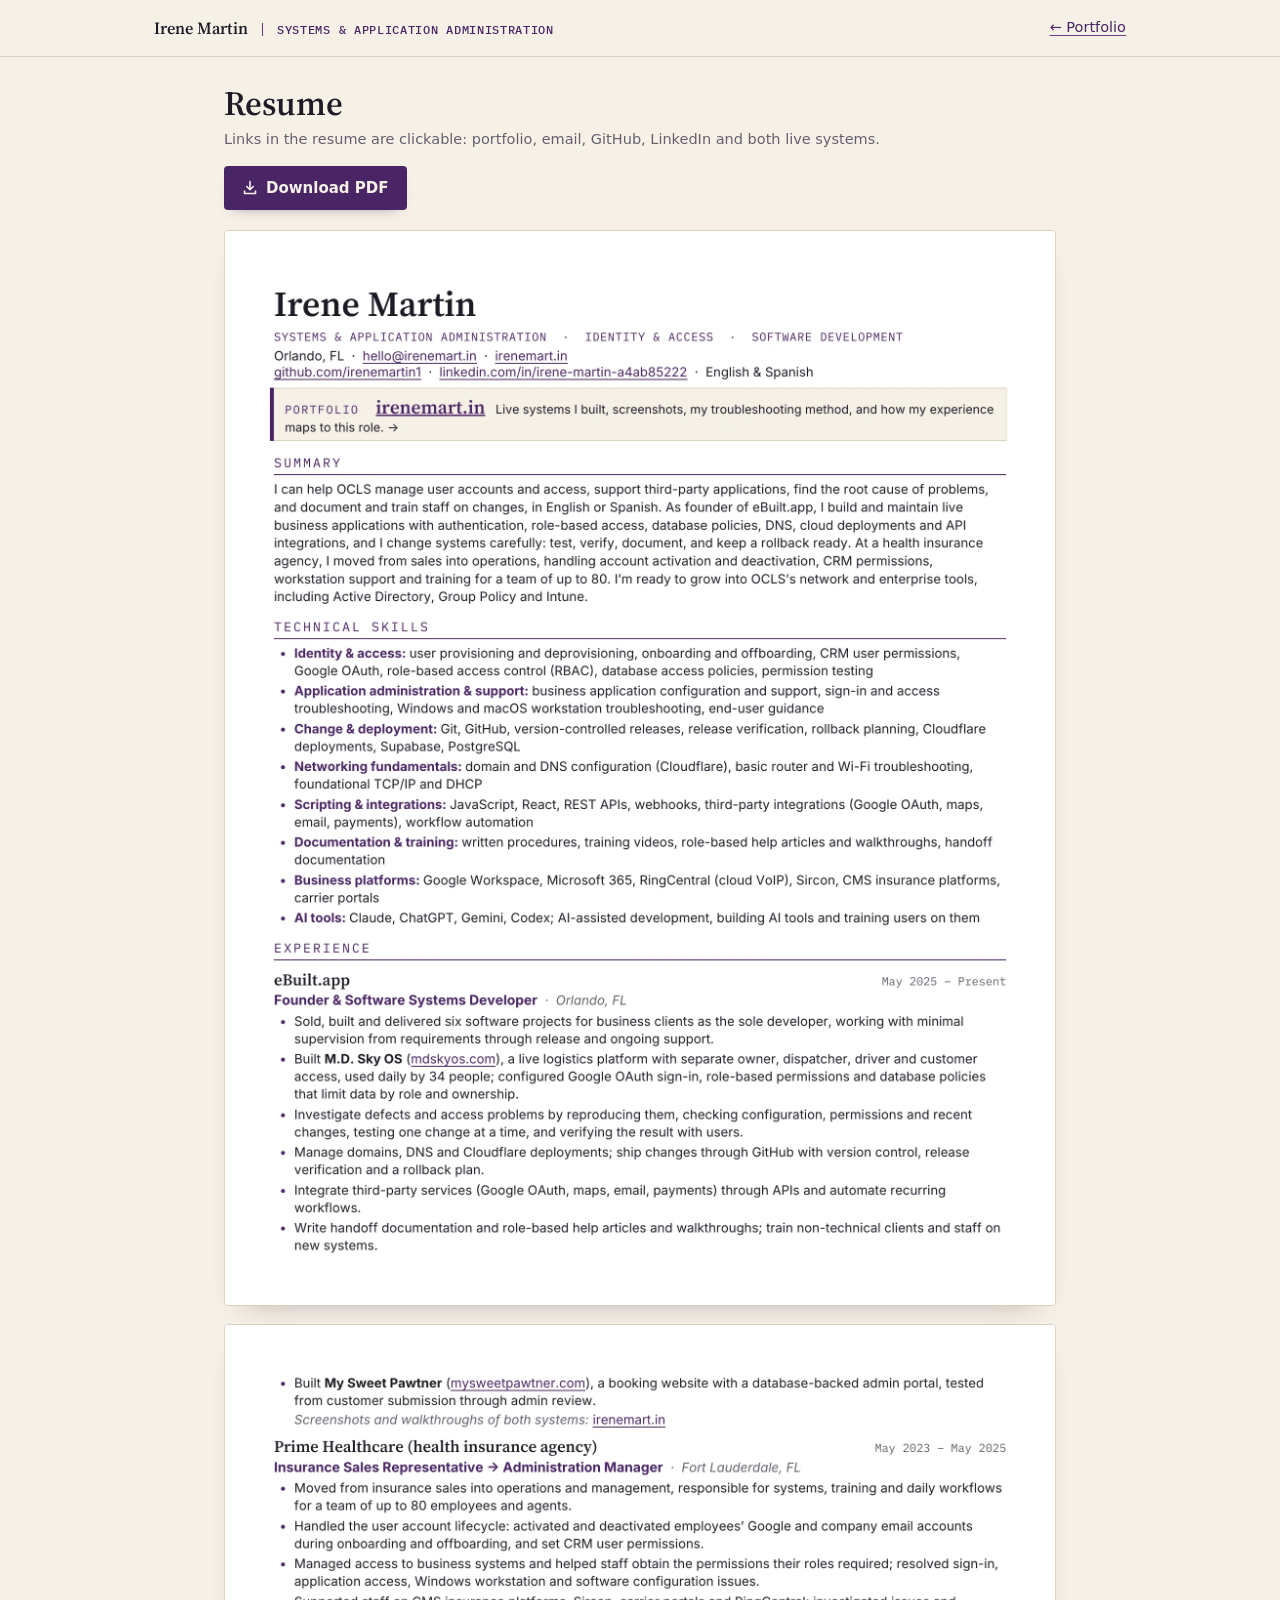
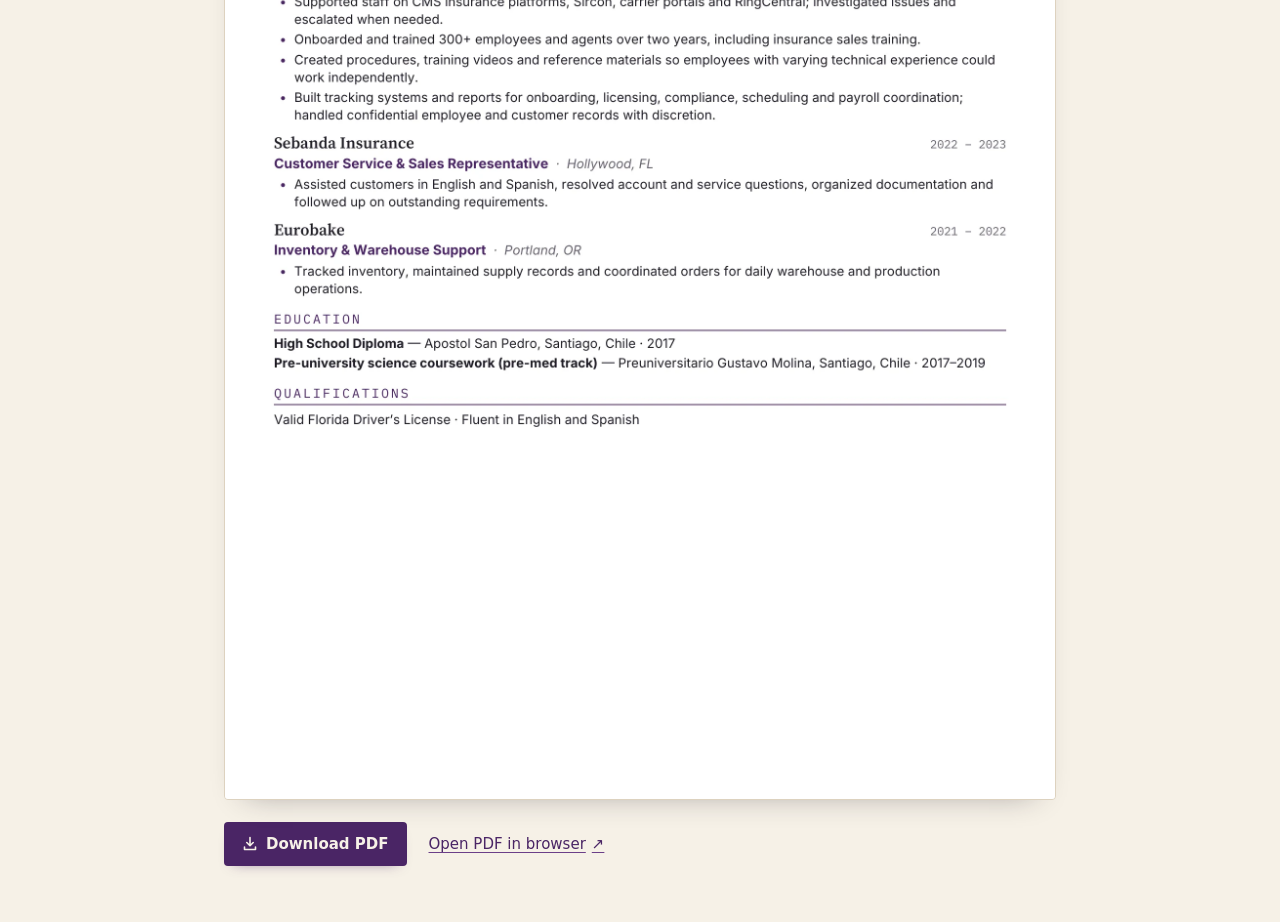
<file: resume/index.html>
<!doctype html>
<html lang="en">
<head>
  <meta charset="utf-8">
  <meta name="viewport" content="width=device-width, initial-scale=1">
  <title>Resume: Irene Martin</title>
  <meta name="description" content="Resume of Irene Martin, Orlando FL. IT systems, identity and access, technical operations.">
  <meta name="theme-color" content="#f7f1e5">
  <link rel="canonical" href="https://irenemart.in/resume/">
  <link rel="icon" href="/favicon.svg" type="image/svg+xml">
  <link rel="stylesheet" href="/assets/styles.css?v=r6">
</head>
<body class="resume-page">
<a class="skip" href="#main">Skip to content</a>
<header class="topbar">
  <div class="wrap topbar__inner">
    <a class="brand" href="/" aria-label="Irene Martin, Irene Martin, Systems and Application Administration — back to portfolio"><span class="brand__name">Irene Martin</span><span class="brand__sep" aria-hidden="true">|</span><span class="brand__role"><span class="hide-sm">Systems &amp; Application Administration</span><span class="show-sm">Systems &amp; App Admin</span></span></a>
    <a class="textlink resume-back" href="/">← Portfolio</a>
  </div>
</header>
<main id="main" class="wrap resume">
  <div class="resume__bar">
    <div><h1 class="resume__title">Resume</h1><p class="section__note">Links in the resume are clickable: portfolio, email, GitHub, LinkedIn and both live systems.</p></div>
    <a class="btn btn--resume" href="/resume/Irene-Martin-Resume-r6.pdf" download="Irene-Martin-Resume.pdf" aria-label="Download Irene Martin's resume (PDF)"><svg class="ico" viewBox="0 0 16 16" aria-hidden="true" focusable="false"><path d="M8 1.5v8.2m0 0L4.8 6.5M8 9.7l3.2-3.2M2.5 11v2.5h11V11" fill="none" stroke="currentColor" stroke-width="1.6" stroke-linecap="round" stroke-linejoin="round"/></svg>Download PDF</a>
  </div>
  <div class="resume__pages">
    <div class="resume__sheet"><picture><source type="image/webp" srcset="/resume/r6-page-1.webp"><img class="resume__page" src="/resume/r6-page-1.png" width="1700" height="2200" alt="Irene Martin resume, page 1 of 2: contact details, portfolio link, summary, technical skills, and experience at eBuilt.app. Download the PDF for selectable text."></picture><a class="resume__hot rh1" href="https://irenemart.in/" target="_blank" rel="noopener" aria-label="Open irenemart.in"></a><a class="resume__hot rh2" href="https://irenemart.in/" target="_blank" rel="noopener" aria-label="Open irenemart.in"></a><a class="resume__hot rh3" href="https://irenemart.in/" target="_blank" rel="noopener" aria-label="Open irenemart.in"></a><a class="resume__hot rh4" href="mailto:hello@irenemart.in" aria-label="Email hello@irenemart.in"></a><a class="resume__hot rh5" href="https://mdskyos.com/" target="_blank" rel="noopener" aria-label="Open mdskyos.com"></a><a class="resume__hot rh6" href="https://www.linkedin.com/in/irene-martin-a4ab85222" target="_blank" rel="noopener" aria-label="Open www.linkedin.com/in/irene-martin-a4ab85222"></a><a class="resume__hot rh7" href="https://github.com/irenemartin1" target="_blank" rel="noopener" aria-label="Open github.com/irenemartin1"></a><a class="resume__hot rh8" href="https://irenemart.in/" target="_blank" rel="noopener" aria-label="Open irenemart.in"></a></div>
    <div class="resume__sheet"><picture><source type="image/webp" srcset="/resume/r6-page-2.webp"><img class="resume__page" src="/resume/r6-page-2.png" width="1700" height="2200" loading="lazy" alt="Irene Martin resume, page 2 of 2. Download the PDF for selectable text."></picture><a class="resume__hot rh9" href="https://irenemart.in/#systems" target="_blank" rel="noopener" aria-label="Open irenemart.in/#systems"></a><a class="resume__hot rh10" href="https://mysweetpawtner.com/" target="_blank" rel="noopener" aria-label="Open mysweetpawtner.com"></a></div>
  </div>
  <p class="resume__foot"><a class="btn btn--resume" href="/resume/Irene-Martin-Resume-r6.pdf" download="Irene-Martin-Resume.pdf" aria-label="Download Irene Martin's resume (PDF)"><svg class="ico" viewBox="0 0 16 16" aria-hidden="true" focusable="false"><path d="M8 1.5v8.2m0 0L4.8 6.5M8 9.7l3.2-3.2M2.5 11v2.5h11V11" fill="none" stroke="currentColor" stroke-width="1.6" stroke-linecap="round" stroke-linejoin="round"/></svg>Download PDF</a> <a class="textlink" href="/resume/Irene-Martin-Resume-r6.pdf" target="_blank" rel="noopener">Open PDF in browser<span class="sr-only"> (opens in new tab)</span> ↗</a></p>
</main>
</body>
</html>
</file>
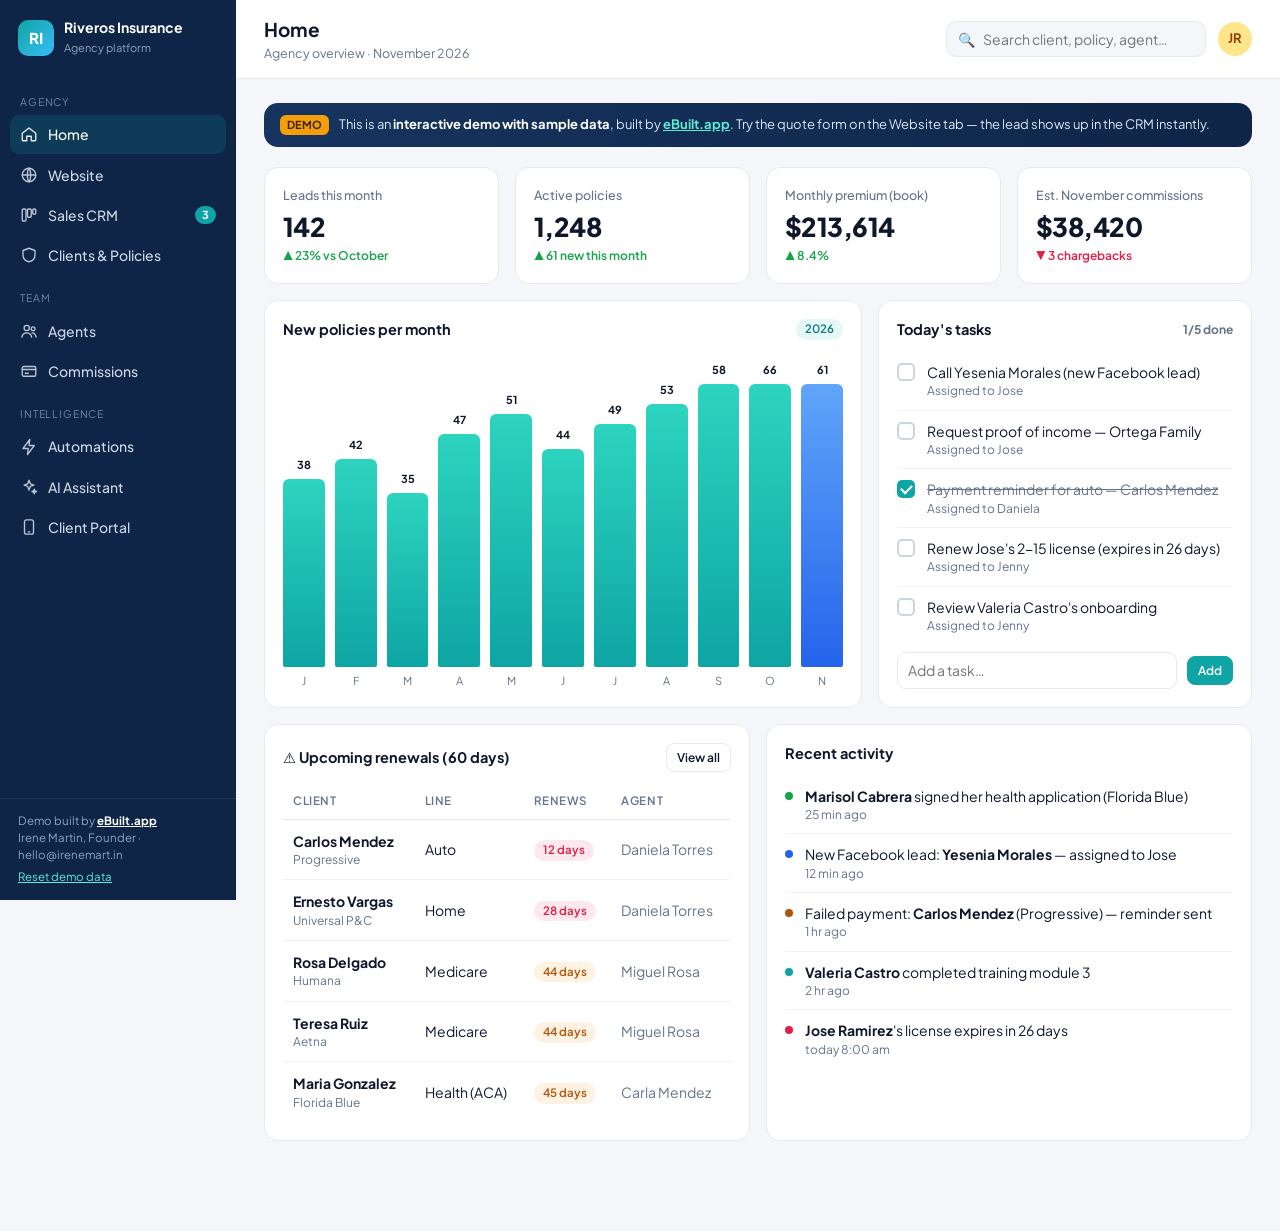
<file: demos/riveros/index.html>
<!DOCTYPE html>
<html lang="en">
<head>
<meta charset="UTF-8">
<meta name="viewport" content="width=device-width, initial-scale=1">
<meta name="robots" content="noindex, nofollow">
<title>Riveros Insurance Group — Agency Platform Demo</title>
<meta name="description" content="Interactive demo: website, CRM, agent licensing, commissions, automations, AI assistant and client portal for an insurance agency. Built by eBuilt.">
<meta property="og:title" content="Riveros Insurance Group — Agency Platform Demo">
<meta property="og:description" content="Website, CRM, agents & licensing, commissions, automations, AI and client portal — all in one place. Built by eBuilt.">
<link rel="preconnect" href="https://fonts.googleapis.com">
<link href="https://fonts.googleapis.com/css2?family=Plus+Jakarta+Sans:wght@400;500;600;700;800&display=swap" rel="stylesheet">
<style>
:root{
  --navy:#0f2547; --navy2:#16345f; --ink:#0f172a; --muted:#64748b; --line:#e5e9f0;
  --bg:#f4f6fa; --card:#fff; --accent:#0ea5a4; --accent2:#e6f7f7; --gold:#f59e0b;
  --red:#e11d48; --redbg:#fde8ee; --green:#16a34a; --greenbg:#e7f6ec; --amber:#b45309; --amberbg:#fef3e2;
  --blue:#2563eb; --bluebg:#e8efff; --r:14px;
}
*{box-sizing:border-box;margin:0;padding:0}
body{font-family:'Plus Jakarta Sans',system-ui,sans-serif;background:var(--bg);color:var(--ink);font-size:14px;line-height:1.45}
button{font:inherit;cursor:pointer;border:0;background:none;color:inherit}
input,select,textarea{font:inherit;color:inherit}
.app{display:flex;min-height:100vh}
/* sidebar */
.side{width:236px;background:var(--navy);color:#cdd6e4;display:flex;flex-direction:column;position:fixed;inset:0 auto 0 0;z-index:20}
.brand{display:flex;gap:10px;align-items:center;padding:20px 18px 18px;color:#fff}
.logo{width:36px;height:36px;border-radius:10px;background:linear-gradient(135deg,var(--accent),#38bdf8);display:grid;place-items:center;font-weight:800;color:#fff;font-size:15px}
.brand b{display:block;font-size:14px;line-height:1.1}.brand small{font-size:11px;color:#8fa3c0}
.nav{padding:6px 10px;flex:1;overflow:auto}
.nav .sec{font-size:10.5px;letter-spacing:.08em;text-transform:uppercase;color:#6f86a8;padding:14px 10px 6px}
.nav a{display:flex;align-items:center;gap:10px;padding:9px 10px;border-radius:9px;color:#cdd6e4;text-decoration:none;font-weight:500;margin-bottom:2px}
.nav a:hover{background:rgba(255,255,255,.06)}
.nav a.on{background:rgba(14,165,164,.18);color:#fff}
.nav a svg{width:18px;height:18px;flex:none;opacity:.9}
.nav .pill{margin-left:auto;background:var(--accent);color:#fff;font-size:11px;border-radius:20px;padding:1px 7px;font-weight:700}
.sidefoot{padding:14px 18px;border-top:1px solid rgba(255,255,255,.08);font-size:11.5px;color:#8fa3c0}
.sidefoot b{color:#fff}
/* main */
.main{margin-left:236px;flex:1;min-width:0}
.top{display:flex;align-items:center;gap:12px;padding:16px 28px;background:#fff;border-bottom:1px solid var(--line);position:sticky;top:0;z-index:10}
.top h1{font-size:19px;font-weight:700}
.top .sub{color:var(--muted);font-size:12.5px}
.top .sp{flex:1}
.search{display:flex;align-items:center;gap:8px;background:var(--bg);border:1px solid var(--line);border-radius:10px;padding:7px 11px;width:260px;color:var(--muted)}
.search input{border:0;background:none;outline:none;width:100%}
.avatar{width:34px;height:34px;border-radius:50%;background:#fde68a;display:grid;place-items:center;font-weight:700;color:#92400e;font-size:13px;flex:none}
.wrap{padding:24px 28px 90px}
.demo-banner{background:linear-gradient(90deg,var(--navy2),var(--navy));color:#dbe6f5;border-radius:var(--r);padding:12px 16px;display:flex;gap:10px;align-items:center;margin-bottom:20px;font-size:13px}
.demo-banner b{color:#fff}
.demo-banner .tag{background:var(--gold);color:#3b2600;font-weight:700;font-size:11px;border-radius:6px;padding:2px 7px;flex:none}
/* cards */
.grid{display:grid;gap:16px}
.k4{grid-template-columns:repeat(4,1fr)}
.c2{grid-template-columns:1.6fr 1fr}
.c2e{grid-template-columns:1fr 1fr}
.card{background:var(--card);border:1px solid var(--line);border-radius:var(--r);padding:18px}
.card h3{font-size:14.5px;font-weight:700;margin-bottom:12px;display:flex;align-items:center;gap:8px}
.card h3 .sp{flex:1}
.kpi .lbl{color:var(--muted);font-size:12.5px;font-weight:500}
.kpi .val{font-size:26px;font-weight:800;margin:4px 0 2px;letter-spacing:-.02em}
.kpi .d{font-size:12px;font-weight:600}
.up{color:var(--green)}.dn{color:var(--red)}
.badge{display:inline-flex;align-items:center;gap:4px;font-size:11.5px;font-weight:600;border-radius:20px;padding:2px 9px;white-space:nowrap}
.b-green{background:var(--greenbg);color:var(--green)}.b-red{background:var(--redbg);color:var(--red)}
.b-amber{background:var(--amberbg);color:var(--amber)}.b-blue{background:var(--bluebg);color:var(--blue)}
.b-gray{background:#eef1f5;color:#475569}.b-teal{background:var(--accent2);color:#0b7f7e}
.btn{white-space:nowrap;display:inline-flex;align-items:center;gap:6px;padding:8px 14px;border-radius:10px;font-weight:600;font-size:13px;border:1px solid var(--line);background:#fff}
.btn:hover{border-color:#cbd5e1}
.btn.pri{background:var(--accent);border-color:var(--accent);color:#fff}
.btn.pri:hover{background:#0c8f8e}
.btn.sm{padding:5px 10px;font-size:12px;border-radius:8px}
table{width:100%;border-collapse:collapse}
th{text-align:left;font-size:11.5px;text-transform:uppercase;letter-spacing:.05em;color:var(--muted);font-weight:600;padding:9px 10px;border-bottom:1px solid var(--line);white-space:nowrap}
td{padding:11px 10px;border-bottom:1px solid #f0f2f6;vertical-align:middle}
tr:last-child td{border-bottom:0}
tbody tr:hover{background:#fafbfd}
.tbl{overflow-x:auto}
.who{display:flex;align-items:center;gap:10px}
.ini{width:30px;height:30px;border-radius:50%;display:grid;place-items:center;font-size:11.5px;font-weight:700;flex:none}
.muted{color:var(--muted)}.sm{font-size:12px}
.row{display:flex;align-items:center;gap:10px}
.bars{display:flex;align-items:flex-end;gap:10px;flex:1;min-height:170px;padding-top:10px}
.bars .b{flex:1;display:flex;flex-direction:column;align-items:center;gap:6px;height:100%;justify-content:flex-end}
.bars .b i{display:block;width:100%;border-radius:6px 6px 2px 2px;background:linear-gradient(180deg,#2dd4bf,var(--accent))}
.bars .b.cur i{background:linear-gradient(180deg,#60a5fa,var(--blue))}
.bars .b span{font-size:11px;color:var(--muted)}
.bars .b em{font-style:normal;font-size:11px;font-weight:700}
.list .it{display:flex;gap:12px;padding:10px 0;border-bottom:1px solid #f0f2f6;align-items:flex-start}
.list .it:last-child{border-bottom:0}
.dot{width:8px;height:8px;border-radius:50%;margin-top:6px;flex:none}
.chk{width:18px;height:18px;border:2px solid #cbd5e1;border-radius:5px;flex:none;margin-top:1px;display:grid;place-items:center}
.chk.done{background:var(--accent);border-color:var(--accent)}
.chk.done::after{content:"";width:5px;height:9px;border:solid #fff;border-width:0 2px 2px 0;transform:rotate(45deg) translate(-1px,-1px)}
.it.done .t{text-decoration:line-through;color:var(--muted)}
.prog{height:7px;background:#eef1f5;border-radius:9px;overflow:hidden}
.prog i{display:block;height:100%;background:var(--accent);border-radius:9px}
.filters{display:flex;gap:8px;flex-wrap:wrap;margin-bottom:14px;align-items:center}
.chip{padding:6px 12px;border-radius:20px;border:1px solid var(--line);background:#fff;font-weight:600;font-size:12.5px}
.chip.on{background:var(--navy);color:#fff;border-color:var(--navy)}
/* kanban */
.kan{display:grid;grid-template-columns:repeat(5,minmax(220px,1fr));gap:12px;overflow-x:auto;padding-bottom:6px}
.col{background:#eceff5;border-radius:var(--r);padding:10px;min-height:300px}
.col h4{font-size:12.5px;font-weight:700;display:flex;align-items:center;gap:6px;padding:2px 4px 10px}
.col h4 .n{background:#fff;border-radius:20px;padding:0 8px;font-size:11.5px;color:var(--muted)}
.col h4 .sum{margin-left:auto;color:var(--muted);font-weight:600;font-size:11.5px}
.lead{background:#fff;border-radius:11px;padding:11px;margin-bottom:9px;border:1px solid var(--line);cursor:pointer;transition:.15s}
.lead:hover{box-shadow:0 4px 14px rgba(15,37,71,.08);transform:translateY(-1px)}
.lead .nm{font-weight:700;font-size:13.5px}
.lead .meta{display:flex;gap:6px;flex-wrap:wrap;margin:7px 0}
.lead .ft{display:flex;align-items:center;justify-content:space-between;font-size:11.5px;color:var(--muted)}
.lead.new{animation:pop .8s ease}
@keyframes pop{0%{box-shadow:0 0 0 0 rgba(14,165,164,.6)}100%{box-shadow:0 0 0 14px rgba(14,165,164,0)}}
/* drawer */
.ov{position:fixed;inset:0;background:rgba(15,23,42,.38);z-index:50;display:none}
.ov.on{display:block}
.drawer{position:fixed;top:0;right:0;bottom:0;width:440px;max-width:100%;background:#fff;z-index:51;transform:translateX(100%);transition:.25s;display:flex;flex-direction:column}
.drawer.on{transform:none}
.dh{padding:18px 20px;border-bottom:1px solid var(--line);display:flex;gap:12px;align-items:center}
.dh .x{margin-left:auto;font-size:22px;color:var(--muted);width:32px;height:32px;border-radius:8px}
.dh .x:hover{background:var(--bg)}
.db{padding:18px 20px;overflow:auto;flex:1}
.kv{display:grid;grid-template-columns:120px 1fr;gap:8px 12px;font-size:13px;margin-bottom:16px}
.kv dt{color:var(--muted)}
.tl{border-left:2px solid var(--line);margin-left:6px;padding-left:16px}
.tl .e{position:relative;padding-bottom:14px}
.tl .e::before{content:"";position:absolute;left:-22px;top:4px;width:10px;height:10px;border-radius:50%;background:#fff;border:2px solid var(--accent)}
.tl .e b{font-size:13px}.tl .e p{font-size:12px;color:var(--muted)}
.tpl{background:var(--bg);border-radius:10px;padding:12px;font-size:13px;margin:8px 0 10px;border:1px dashed #cbd5e1}
.modal{position:fixed;left:50%;top:50%;transform:translate(-50%,-48%) scale(.98);opacity:0;pointer-events:none;width:520px;max-width:calc(100% - 24px);max-height:calc(100% - 40px);overflow:auto;background:#fff;border-radius:18px;z-index:52;transition:.2s;padding:22px}
.modal.on{opacity:1;pointer-events:auto;transform:translate(-50%,-50%)}
.fld{margin-bottom:12px}
.fld label{display:block;font-size:12px;font-weight:600;color:#334155;margin-bottom:5px}
.fld input,.fld select,.fld textarea{width:100%;border:1px solid #d6dce5;border-radius:10px;padding:9px 11px;outline:none;background:#fff}
.fld input:focus,.fld select:focus,.fld textarea:focus{border-color:var(--accent);box-shadow:0 0 0 3px rgba(14,165,164,.15)}
.f2{display:grid;grid-template-columns:1fr 1fr;gap:10px}
/* toggle */
.tg{width:40px;height:23px;border-radius:20px;background:#cbd5e1;position:relative;flex:none;transition:.2s}
.tg::after{content:"";position:absolute;top:3px;left:3px;width:17px;height:17px;border-radius:50%;background:#fff;transition:.2s;box-shadow:0 1px 3px rgba(0,0,0,.2)}
.tg.on{background:var(--accent)}.tg.on::after{left:20px}
.auto{display:flex;gap:14px;align-items:flex-start;padding:14px 0;border-bottom:1px solid #f0f2f6}
.auto:last-child{border-bottom:0}
.auto .ic{width:38px;height:38px;border-radius:10px;display:grid;place-items:center;flex:none;font-size:18px}
.flow{display:flex;gap:6px;flex-wrap:wrap;margin-top:7px;align-items:center}
.flow span{background:var(--bg);border:1px solid var(--line);border-radius:7px;padding:2px 8px;font-size:11.5px;font-weight:500}
.flow em{color:var(--muted);font-style:normal;font-size:11px}
/* site preview */
.browser{border-radius:16px;overflow:hidden;border:1px solid var(--line);background:#fff;box-shadow:0 10px 30px rgba(15,37,71,.07)}
.bbar{background:#eef1f5;padding:9px 12px;display:flex;align-items:center;gap:7px}
.bbar i{width:10px;height:10px;border-radius:50%;background:#f87171;display:block}
.bbar i:nth-child(2){background:#fbbf24}.bbar i:nth-child(3){background:#34d399}
.bbar .url{margin-left:10px;background:#fff;border-radius:7px;padding:4px 12px;font-size:12px;color:var(--muted);flex:1;max-width:380px}
.hero{background:radial-gradient(circle at 85% 20%,rgba(56,189,248,.35),transparent 45%),linear-gradient(135deg,var(--navy),#123f6e);color:#fff;padding:44px 40px;display:grid;grid-template-columns:1.15fr 1fr;gap:30px;align-items:center}
.hero h2{font-size:34px;line-height:1.1;font-weight:800;letter-spacing:-.02em}
.hero h2 span{color:#5eead4}
.hero p{color:#c4d3e8;margin:14px 0 18px;font-size:15px}
.hero .trust{display:flex;gap:16px;flex-wrap:wrap;font-size:12.5px;color:#a9bdd8}
.qform{background:#fff;color:var(--ink);border-radius:16px;padding:20px;box-shadow:0 20px 40px rgba(0,0,0,.25)}
.qform h4{font-size:16px;margin-bottom:12px}
.lines{display:grid;grid-template-columns:repeat(5,1fr);gap:12px;padding:28px 40px}
.line{border:1px solid var(--line);border-radius:14px;padding:16px;text-align:center}
.line .e{font-size:26px}.line b{display:block;margin-top:6px;font-size:13.5px}.line small{color:var(--muted);font-size:11.5px}
.why{display:grid;grid-template-columns:repeat(3,1fr);gap:14px;padding:0 40px 32px}
.why div{background:var(--bg);border-radius:14px;padding:16px}
.why b{display:block;margin-bottom:4px}
.wa{position:absolute;right:18px;bottom:18px;background:#25d366;color:#fff;width:50px;height:50px;border-radius:50%;display:grid;place-items:center;box-shadow:0 6px 18px rgba(0,0,0,.2);font-size:22px}
/* chat */
.chat{display:flex;flex-direction:column;height:calc(100vh - 230px);min-height:420px}
.msgs{flex:1;overflow:auto;padding:4px 2px 10px;display:flex;flex-direction:column;gap:10px}
.m{max-width:80%;padding:10px 13px;border-radius:14px;font-size:13.5px;white-space:pre-line}
.m.u{align-self:flex-end;background:var(--navy);color:#fff;border-bottom-right-radius:4px}
.m.a{align-self:flex-start;background:#fff;border:1px solid var(--line);border-bottom-left-radius:4px}
.m.a table{margin-top:8px;font-size:12.5px}.m.a td,.m.a th{padding:5px 8px}
.sugg{display:flex;gap:7px;flex-wrap:wrap;margin:8px 0}
.sugg button{background:#fff;border:1px solid var(--line);border-radius:20px;padding:6px 11px;font-size:12.5px;font-weight:500}
.sugg button:hover{border-color:var(--accent);color:#0b7f7e}
.cin{display:flex;gap:8px;background:#fff;border:1px solid var(--line);border-radius:14px;padding:8px}
.cin input{flex:1;border:0;outline:none;padding:4px 8px}
/* portal */
.phone{width:340px;max-width:100%;margin:0 auto;background:#0b1220;border-radius:42px;padding:12px;box-shadow:0 24px 50px rgba(15,37,71,.25)}
.screen{background:var(--bg);border-radius:32px;overflow:hidden;height:660px;display:flex;flex-direction:column}
.ph-top{background:linear-gradient(135deg,var(--navy),#155e75);color:#fff;padding:26px 18px 18px}
.ph-top small{color:#a9c4dd}
.ph-body{padding:14px;overflow:auto;flex:1}
.pol{background:#fff;border-radius:14px;padding:13px;margin-bottom:10px;border:1px solid var(--line)}
.idc{background:linear-gradient(135deg,#0ea5a4,#2563eb);color:#fff;border-radius:14px;padding:14px;margin-bottom:12px}
.idc small{opacity:.8}
.qa{display:grid;grid-template-columns:repeat(4,1fr);gap:8px;margin-bottom:12px}
.qa div{background:#fff;border:1px solid var(--line);border-radius:12px;padding:9px 4px;text-align:center;font-size:10.5px;font-weight:600}
.qbtn{cursor:pointer}.qbtn:active{transform:scale(.96)}
tbody tr.clk{cursor:pointer}
.col.over{background:#dbeafe}
.lead[draggable=true]{cursor:grab}
.qa div span{display:block;font-size:18px;margin-bottom:2px}
.toast{position:fixed;bottom:24px;left:50%;transform:translate(-50%,30px);opacity:0;background:var(--ink);color:#fff;padding:12px 16px;border-radius:12px;z-index:80;transition:.3s;font-size:13px;max-width:calc(100% - 30px);box-shadow:0 10px 30px rgba(0,0,0,.25);display:flex;gap:10px;align-items:center}
.toast .btn{color:var(--ink);flex:none}
.toast.on{opacity:1;transform:translate(-50%,0)}
.view{display:none}.view.on{display:block}
.mobnav{display:none}
.pricebox{border:2px solid var(--accent);border-radius:16px;padding:18px;background:linear-gradient(180deg,#f0fbfb,#fff)}
/* responsive */
@media (max-width:1100px){.k4{grid-template-columns:repeat(2,1fr)}.c2,.c2e{grid-template-columns:1fr}.lines{grid-template-columns:repeat(3,1fr)}}
@media (max-width:820px){
  .side{display:none}.main{margin-left:0}
  .top{padding:12px 16px}.search{display:none}.top h1{font-size:17px}
  .wrap{padding:16px 14px 100px}
  .hero{grid-template-columns:1fr;padding:28px 20px}.hero h2{font-size:26px}
  .lines{grid-template-columns:repeat(2,1fr);padding:20px}.why{grid-template-columns:1fr;padding:0 20px 24px}
  .kan{grid-template-columns:repeat(5,82%);scroll-snap-type:x mandatory}.col{scroll-snap-align:start}
  .mobnav{display:flex;position:fixed;bottom:0;left:0;right:0;background:var(--navy);z-index:30;overflow-x:auto;padding:6px 6px calc(6px + env(safe-area-inset-bottom))}
  .mobnav a{flex:none;color:#a9bdd8;text-decoration:none;font-size:10.5px;font-weight:600;display:flex;flex-direction:column;align-items:center;gap:2px;padding:6px 10px;border-radius:10px;min-width:64px}
  .mobnav a.on{background:rgba(14,165,164,.22);color:#fff}
  .mobnav svg{width:20px;height:20px}
  .kv{grid-template-columns:100px 1fr}
  .hide-m{display:none}
}
@media (max-width:520px){.k4{grid-template-columns:1fr 1fr;gap:10px}.kpi .val{font-size:21px}.card{padding:14px}.f2{grid-template-columns:1fr}}
</style>
</head>
<body>
<div class="app">
  <aside class="side">
    <div class="brand"><div class="logo">RI</div><div><b>Riveros Insurance</b><small>Agency platform</small></div></div>
    <nav class="nav" id="nav"></nav>
    <div class="sidefoot">Demo built by <a href="https://ebuilt.app" target="_blank" rel="noopener" style="color:#fff;font-weight:700">eBuilt.app</a><br>Irene Martin, Founder · hello@irenemart.in<br><button onclick="resetDemo()" style="color:#5eead4;margin-top:6px;font-size:11.5px;text-decoration:underline">Reset demo data</button></div>
  </aside>
  <main class="main">
    <div class="top">
      <div><h1 id="ttl">Home</h1><div class="sub" id="sttl"></div></div>
      <div class="sp"></div>
      <div class="search">🔍<input id="gsearch" placeholder="Search client, policy, agent…"></div>
      <div class="avatar" title="Jenny Riveros · Owner">JR</div>
    </div>
    <div class="wrap">
      <div class="demo-banner"><span class="tag">DEMO</span><div>This is an <b>interactive demo with sample data</b>, built by <a href="https://ebuilt.app" target="_blank" rel="noopener" style="color:#5eead4;font-weight:700">eBuilt.app</a>. Try the quote form on the Website tab — the lead shows up in the CRM instantly.</div></div>

      <!-- HOME -->
      <section class="view" id="v-home">
        <div class="grid k4" id="kpis"></div>
        <div class="grid c2" style="margin-top:16px">
          <div class="card" style="display:flex;flex-direction:column"><h3>New policies per month <span class="sp"></span><span class="badge b-teal">2026</span></h3><div class="bars" id="bars"></div></div>
          <div class="card"><h3>Today's tasks <span class="sp"></span><span class="muted sm" id="taskct"></span></h3><div class="list" id="tasks"></div><form id="taskf" class="row" style="margin-top:8px"><input id="taskin" placeholder="Add a task…" style="flex:1;border:1px solid var(--line);border-radius:9px;padding:7px 10px;outline:none"><button class="btn sm pri">Add</button></form></div>
        </div>
        <div class="grid c2e" style="margin-top:16px">
          <div class="card"><h3>⚠️ Upcoming renewals (60 days)<span class="sp"></span><button class="btn sm" onclick="go('clients')">View all</button></h3><div class="tbl"><table id="renew"></table></div></div>
          <div class="card"><h3>Recent activity</h3><div class="list" id="activity"></div></div>
        </div>
      </section>

      <!-- WEBSITE -->
      <section class="view" id="v-website">
        <div class="browser" style="position:relative">
          <div class="bbar"><i></i><i></i><i></i><div class="url">🔒 riverosinsurance.com</div></div>
          <div class="hero">
            <div>
              <div class="badge" style="background:rgba(255,255,255,.12);color:#99f6e4;margin-bottom:14px">Se habla español · Licensed in Florida</div>
              <h2>Protect what matters most, <span>without the headache.</span></h2>
              <p>Health, Medicare, life, auto and home insurance. We compare 15+ carriers to find you the best price — at no cost to you.</p>
              <div class="trust"><span>⭐ 4.9 on Google</span><span>✅ 1,200+ families covered</span><span>📞 (407) 555-0142</span></div>
            </div>
            <form class="qform" id="qform">
              <h4>Get a free quote in 60 seconds</h4>
              <div class="fld"><label>Full name</label><input name="name" required placeholder="e.g. Maria Gonzalez"></div>
              <div class="f2">
                <div class="fld"><label>Phone</label><input name="phone" required placeholder="(407) 555-0000"></div>
                <div class="fld"><label>ZIP code</label><input name="zip" placeholder="32801"></div>
              </div>
              <div class="f2">
                <div class="fld"><label>Insurance type</label><select name="line"><option>Health (ACA)</option><option>Medicare</option><option>Life</option><option>Auto</option><option>Home</option></select></div>
                <div class="fld"><label>People to cover</label><select name="size"><option>1</option><option>2</option><option>3</option><option>4</option><option>5+</option></select></div>
              </div>
              <button class="btn pri" style="width:100%;justify-content:center;padding:11px">Get my quote →</button>
              <p class="muted" style="font-size:11px;margin-top:8px;text-align:center">By submitting, you agree to be contacted by call, text or WhatsApp.</p>
            </form>
          </div>
          <div class="lines">
            <div class="line"><div class="e">🩺</div><b>Health / Obamacare</b><small>Plans from $0 with subsidy</small></div>
            <div class="line"><div class="e">👵</div><b>Medicare</b><small>Advantage & supplements</small></div>
            <div class="line"><div class="e">❤️</div><b>Life</b><small>Term, IUL & final expense</small></div>
            <div class="line"><div class="e">🚗</div><b>Auto</b><small>Full or basic coverage</small></div>
            <div class="line"><div class="e">🏠</div><b>Home</b><small>Owners & renters</small></div>
          </div>
          <div class="why">
            <div><b>👩‍💼 A real agent, always</b><span class="muted sm">Your assigned agent is with you from quote to claim.</span></div>
            <div><b>📱 Your policy on your phone</b><span class="muted sm">Client portal with ID card, payments and documents.</span></div>
            <div><b>🔔 Never lose coverage</b><span class="muted sm">We remind you before every renewal and payment date.</span></div>
          </div>
          <div class="wa">💬</div>
        </div>
      </section>

      <!-- CRM -->
      <section class="view" id="v-crm">
        <div class="filters">
          <button class="chip on" data-src="all">All</button>
          <button class="chip" data-src="Website">Website</button>
          <button class="chip" data-src="Facebook">Facebook</button>
          <button class="chip" data-src="Referral">Referral</button>
          <button class="chip" data-src="Phone call">Phone call</button>
          <span class="sp" style="flex:1"></span>
          <button class="btn pri" onclick="openNewLead()">+ New lead</button>
        </div>
        <div class="kan" id="kan"></div>
      </section>

      <!-- CLIENTS -->
      <section class="view" id="v-clients">
        <div class="filters" id="lfilters"></div>
        <div class="card"><div class="tbl"><table id="ptable"></table></div></div>
      </section>

      <!-- AGENTS -->
      <section class="view" id="v-agents">
        <div class="grid k4" id="akpis"></div>
        <div class="card" style="margin-top:16px">
          <h3>Team & licenses <span class="sp"></span><button class="btn pri sm" onclick="openOnboard()">+ Add agent</button></h3>
          <div class="tbl"><table id="atable"></table></div>
        </div>
        <div class="grid c2e" style="margin-top:16px">
          <div class="card"><h3>Onboarding in progress</h3><div id="onb"></div></div>
          <div class="card"><h3>Roles & permissions</h3><div class="tbl"><table id="perms"></table></div></div>
        </div>
      </section>

      <!-- COMMISSIONS -->
      <section class="view" id="v-commissions">
        <div class="grid k4" id="ckpis"></div>
        <div class="grid c2" style="margin-top:16px">
          <div class="card"><h3>Commissions by agent — November</h3><div class="tbl"><table id="ctable"></table></div></div>
          <div class="card"><h3>By carrier</h3><div id="carriers"></div></div>
        </div>
        <div class="card" style="margin-top:16px"><h3>Chargebacks & pending carrier payments</h3><div class="tbl"><table id="cb"></table></div></div>
      </section>

      <!-- AUTOMATIONS -->
      <section class="view" id="v-automations">
        <div class="grid c2">
          <div class="card"><h3>Active automations <span class="sp"></span><span class="muted sm" id="autoct"></span></h3><div id="autos"></div></div>
          <div class="card"><h3>What they did this month</h3><div class="list" id="autostats"></div>
            <div class="pricebox" style="margin-top:14px"><b>≈ 46 hours saved</b><p class="muted sm" style="margin-top:4px">Messages, reminders and follow-ups someone used to do by hand.</p></div>
          </div>
        </div>
      </section>

      <!-- AI -->
      <section class="view" id="v-ai">
        <div class="grid c2">
          <div class="card chat">
            <div class="msgs" id="msgs"></div>
            <div class="sugg" id="sugg"></div>
            <form class="cin" id="cform"><input id="cinput" placeholder="Ask your agency anything…" autocomplete="off"><button class="btn pri sm">Send</button></form>
          </div>
          <div class="card hide-m"><h3>What can the assistant do?</h3>
            <div class="list">
              <div class="it"><span>📊</span><div><b>Answers business questions</b><div class="muted sm">Renewals, uncontacted leads, sales by agent — from your real data.</div></div></div>
              <div class="it"><span>✍️</span><div><b>Writes messages</b><div class="muted sm">WhatsApp/SMS follow-ups in English or Spanish, in the agency's voice.</div></div></div>
              <div class="it"><span>📄</span><div><b>Reads documents</b><div class="muted sm">Pulls data from licenses, IDs and declarations pages to fill applications.</div></div></div>
              <div class="it"><span>🎓</span><div><b>Trains new agents</b><div class="muted sm">Answers product and sales-script questions, 24/7.</div></div></div>
            </div>
          </div>
        </div>
      </section>

      <!-- PORTAL -->
      <section class="view" id="v-portal">
        <div class="grid c2e" style="align-items:center">
          <div class="phone"><div class="screen">
            <div class="ph-top"><small>Hi,</small><div style="font-size:20px;font-weight:700">Maria Gonzalez 👋</div><small>Your agent: Carla Mendez</small></div>
            <div class="ph-body">
              <div class="idc"><small>Insurance ID card · Florida Blue</small><div style="font-weight:700;font-size:16px;margin:4px 0">BlueSelect Silver 1410</div><div class="row" style="justify-content:space-between"><div><small>Member</small><div style="font-weight:600">XJK 48120937</div></div><div><small>Group</small><div style="font-weight:600">FB-0026</div></div></div></div>
              <div class="qa"><div class="qbtn" onclick="pPay()"><span>💳</span>Pay</div><div class="qbtn" onclick="pDocs()"><span>📄</span>Docs</div><div class="qbtn" onclick="pChat()"><span>💬</span>Chat</div><div class="qbtn" onclick="pDocs(1)"><span>🩺</span>Doctors</div></div>
              <div style="font-weight:700;margin:4px 2px 8px">My policies</div>
              <div class="pol"><div class="row"><b style="flex:1">🩺 Family health</b><span class="badge b-green">Active</span></div><div class="muted sm">$38/mo premium · with subsidy · Renews 01/01/2027</div></div>
              <div class="pol"><div class="row"><b style="flex:1">🚗 Auto — Toyota RAV4</b><span class="badge b-amber" id="autobadge">Due 11/25</span></div><div class="muted sm">Progressive · $142/mo</div></div>
              <div class="pol"><div class="row"><b style="flex:1">❤️ 20-year term life</b><span class="badge b-green">Active</span></div><div class="muted sm">$250,000 · Beneficiary: Luis Gonzalez</div></div>
              <div class="pol" id="updoc" style="background:#fff8eb;border-color:#fde3b5"><b>📌 Action needed</b><div class="muted sm">Upload proof of income to verify your 2027 subsidy.</div><label class="btn sm pri" style="margin-top:8px;cursor:pointer">Upload document<input type="file" hidden onchange="pUpload(this)"></label></div>
            </div>
          </div></div>
          <div>
            <h2 style="font-size:24px;line-height:1.2;margin-bottom:10px">Client portal</h2>
            <p class="muted" style="margin-bottom:16px">Every client logs in from their phone and sees their policies, ID card, payments and agent — without calling the office.</p>
            <div class="list">
              <div class="it"><span>✅</span><div><b>Fewer calls to the office</b><div class="muted sm">“When is my payment due?” “Can you send my card?” — they handle it themselves.</div></div></div>
              <div class="it"><span>✅</span><div><b>No more chasing documents</b><div class="muted sm">Proof of income, licenses and IDs go straight into the client's file.</div></div></div>
              <div class="it"><span>✅</span><div><b>Better retention</b><div class="muted sm">Payment and renewal reminders cut cancellations and chargebacks.</div></div></div>
              <div class="it"><span>✅</span><div><b>Cross-selling</b><div class="muted sm">The portal suggests life or auto to clients who only have health.</div></div></div>
            </div>
          </div>
        </div>
      </section>
    </div>
  </main>
</div>
<nav class="mobnav" id="mobnav"></nav>

<div class="ov" id="ov" onclick="closeAll()"></div>
<div class="drawer" id="drawer"></div>
<div class="modal" id="modal"></div>
<div class="toast" id="toast"></div>

<script>
const IC={
 home:'<path d="M3 11l9-7 9 7v9a1 1 0 0 1-1 1h-5v-6H9v6H4a1 1 0 0 1-1-1z"/>',
 website:'<circle cx="12" cy="12" r="9"/><path d="M3 12h18M12 3c3 3.5 3 14.5 0 18M12 3c-3 3.5-3 14.5 0 18"/>',
 crm:'<rect x="3" y="4" width="5" height="16" rx="1.5"/><rect x="10" y="4" width="5" height="11" rx="1.5"/><rect x="17" y="4" width="4" height="7" rx="1.5"/>',
 clients:'<path d="M12 3l8 3v6c0 5-3.5 8-8 9-4.5-1-8-4-8-9V6z"/>',
 agents:'<circle cx="9" cy="8" r="3.5"/><path d="M2.5 20c.8-3.6 3.4-5.5 6.5-5.5s5.7 1.9 6.5 5.5"/><circle cx="17.5" cy="9" r="2.5"/><path d="M16 14.6c2.8.1 4.8 1.9 5.5 5.4"/>',
 commissions:'<rect x="3" y="6" width="18" height="13" rx="2"/><path d="M3 10h18M7 15h4"/>',
 automations:'<path d="M13 2L4 14h7l-1 8 9-12h-7z"/>',
 ai:'<path d="M12 3l1.8 4.7L18.5 9.5l-4.7 1.8L12 16l-1.8-4.7L5.5 9.5l4.7-1.8z"/><path d="M19 15l.8 2.2L22 18l-2.2.8L19 21l-.8-2.2L16 18l2.2-.8z"/>',
 portal:'<rect x="6" y="2.5" width="12" height="19" rx="2.5"/><path d="M11 18.5h2"/>'
};
const VIEWS=[
 {id:'home',t:'Home',m:'Home',s:'Agency overview · November 2026',sec:'Agency'},
 {id:'website',t:'Website',m:'Website',s:'Public site that generates leads'},
 {id:'crm',t:'Sales CRM',m:'CRM',s:'Lead pipeline by stage',pill:true},
 {id:'clients',t:'Clients & Policies',m:'Clients',s:'Book of business'},
 {id:'agents',t:'Agents',m:'Agents',s:'Licenses, appointments, onboarding & permissions',sec:'Team'},
 {id:'commissions',t:'Commissions',m:'Pay',s:'What was earned, what is still owed'},
 {id:'automations',t:'Automations',m:'Auto',s:'What the platform does on its own',sec:'Intelligence'},
 {id:'ai',t:'AI Assistant',m:'AI',s:'Ask your agency anything'},
 {id:'portal',t:'Client Portal',m:'Portal',s:'What your clients see on their phone'}
];
const svg=k=>`<svg viewBox="0 0 24 24" fill="none" stroke="currentColor" stroke-width="1.8" stroke-linecap="round" stroke-linejoin="round">${IC[k]}</svg>`;
const $=s=>document.querySelector(s);
const money=n=>'$'+Math.round(n).toLocaleString('en-US');
const COLORS=[['#dbeafe','#1d4ed8'],['#dcfce7','#15803d'],['#fce7f3','#be185d'],['#fef3c7','#b45309'],['#ede9fe','#6d28d9'],['#cffafe','#0e7490']];
const ini=(n,i)=>{const c=COLORS[(i??n.length)%COLORS.length];return `<div class="ini" style="background:${c[0]};color:${c[1]}">${n.split(' ').map(x=>x[0]).slice(0,2).join('')}</div>`};
const TODAY=new Date(2026,10,17);
const fmtD=d=>d.toLocaleDateString('en-US',{month:'short',day:'numeric',year:'2-digit'});
const addD=n=>{const d=new Date(TODAY);d.setDate(d.getDate()+n);return d};
const first=n=>n.split(' ')[0];

/* ---------- DATA ---------- */
const AGENTS=[
 {n:'Carla Mendez',role:'Senior agent',npn:'19283746',lic:'2-15, 2-40',exp:addD(410),ce:'24/24',appts:['Florida Blue','Ambetter','Oscar','Aetna','UHC'],status:'Active'},
 {n:'Jose Ramirez',role:'Agent',npn:'20384756',lic:'2-15',exp:addD(26),ce:'14/24',appts:['Florida Blue','Ambetter','Oscar'],status:'Active'},
 {n:'Daniela Torres',role:'Agent',npn:'21475869',lic:'2-15, 2-20',exp:addD(230),ce:'24/24',appts:['Ambetter','Oscar','Progressive'],status:'Active'},
 {n:'Miguel Rosa',role:'Medicare agent',npn:'18273645',lic:'2-15',exp:addD(95),ce:'20/24',appts:['Humana','Aetna','UHC','Devoted'],status:'Active'},
 {n:'Valeria Castro',role:'Agent (new)',npn:'Pending',lic:'2-40',exp:addD(720),ce:'—',appts:[],status:'Onboarding'},
 {n:'Andres Pena',role:'Agent (new)',npn:'22586970',lic:'2-15',exp:addD(700),ce:'—',appts:['Ambetter'],status:'Onboarding'}
];
let LEADS=[
 {id:1,n:'Yesenia Morales',ph:'(407) 555-0198',line:'Health (ACA)',src:'Facebook',st:0,ag:'Jose Ramirez',v:4800,age:'12 min ago',hh:4},
 {id:2,n:'Roberto Diaz',ph:'(321) 555-0110',line:'Medicare',src:'Phone call',st:0,ag:'Miguel Rosa',v:2400,age:'1 hr ago',hh:1},
 {id:3,n:'Gutierrez Family',ph:'(407) 555-0177',line:'Health (ACA)',src:'Referral',st:0,ag:'Carla Mendez',v:6100,age:'3 hr ago',hh:5},
 {id:4,n:'Ana Lucia Perez',ph:'(689) 555-0133',line:'Life',src:'Website',st:1,ag:'Daniela Torres',v:1900,age:'yesterday',hh:1},
 {id:5,n:'Kevin Herrera',ph:'(407) 555-0156',line:'Auto',src:'Facebook',st:1,ag:'Daniela Torres',v:1700,age:'yesterday',hh:2},
 {id:6,n:'Gloria Sanchez',ph:'(321) 555-0144',line:'Medicare',src:'Referral',st:1,ag:'Miguel Rosa',v:2400,age:'2 days ago',hh:1},
 {id:7,n:'Luis & Marta Ortiz',ph:'(407) 555-0121',line:'Health (ACA)',src:'Website',st:2,ag:'Carla Mendez',v:5200,age:'2 days ago',hh:2},
 {id:8,n:'Pedro Alvarado',ph:'(407) 555-0189',line:'Home',src:'Phone call',st:2,ag:'Daniela Torres',v:2100,age:'3 days ago',hh:3},
 {id:9,n:'Sandra Villalobos',ph:'(689) 555-0102',line:'Life',src:'Referral',st:2,ag:'Carla Mendez',v:3600,age:'4 days ago',hh:1},
 {id:10,n:'Reyes Family',ph:'(407) 555-0165',line:'Health (ACA)',src:'Facebook',st:3,ag:'Jose Ramirez',v:7400,age:'5 days ago',hh:6},
 {id:11,n:'Hector Fuentes',ph:'(321) 555-0171',line:'Medicare',src:'Phone call',st:3,ag:'Miguel Rosa',v:2400,age:'6 days ago',hh:1},
 {id:12,n:'Marisol Cabrera',ph:'(407) 555-0138',line:'Health (ACA)',src:'Website',st:4,ag:'Carla Mendez',v:3900,age:'1 wk ago',hh:3},
 {id:13,n:'Jorge Medina',ph:'(689) 555-0119',line:'Auto',src:'Referral',st:4,ag:'Daniela Torres',v:1600,age:'1 wk ago',hh:2}
];
const STAGES=['New','Contacted','Quoted','Application sent','Won ✓'];
const STC=['b-blue','b-amber','b-teal','b-gray','b-green'];
const POL=[
 {c:'Maria Gonzalez',line:'Health (ACA)',car:'Florida Blue',plan:'BlueSelect Silver 1410',prem:612,ag:'Carla Mendez',ren:addD(45),st:'Active'},
 {c:'Reyes Family',line:'Health (ACA)',car:'Ambetter',plan:'Balanced Care 12',prem:890,ag:'Jose Ramirez',ren:addD(45),st:'Active'},
 {c:'Rosa Delgado',line:'Medicare',car:'Humana',plan:'Gold Plus HMO',prem:0,ag:'Miguel Rosa',ren:addD(44),st:'Active'},
 {c:'Carlos Mendez',line:'Auto',car:'Progressive',plan:'Full coverage',prem:168,ag:'Daniela Torres',ren:addD(12),st:'Payment due'},
 {c:'Lourdes Navarro',line:'Life',car:'Mutual of Omaha',plan:'Term Life 20 — $300k',prem:46,ag:'Carla Mendez',ren:addD(210),st:'Active'},
 {c:'Ernesto Vargas',line:'Home',car:'Universal P&C',plan:'HO-3 Homeowners',prem:214,ag:'Daniela Torres',ren:addD(28),st:'Active'},
 {c:'Ortega Family',line:'Health (ACA)',car:'Oscar',plan:'Silver Classic',prem:744,ag:'Jose Ramirez',ren:addD(45),st:'Missing docs'},
 {c:'Teresa Ruiz',line:'Medicare',car:'Aetna',plan:'Medicare Eagle PPO',prem:0,ag:'Miguel Rosa',ren:addD(44),st:'Active'},
 {c:'Raul Dominguez',line:'Life',car:'Transamerica',plan:'Final Expense $15k',prem:58,ag:'Carla Mendez',ren:addD(300),st:'Active'},
 {c:'Patricia Leon',line:'Health (ACA)',car:'Florida Blue',plan:'BlueOptions Gold',prem:830,ag:'Carla Mendez',ren:addD(45),st:'Active'},
 {c:'Julio Cesar Paz',line:'Auto',car:'GEICO',plan:'Liability + PIP',prem:121,ag:'Daniela Torres',ren:addD(70),st:'Active'},
 {c:'Isabel Moreno',line:'Health (ACA)',car:'Ambetter',plan:'Essential Care 3',prem:520,ag:'Jose Ramirez',ren:addD(45),st:'Cancelled'}
];
let TASKS=[
 {t:'Call Yesenia Morales (new Facebook lead)',who:'Jose',done:false},
 {t:'Request proof of income — Ortega Family',who:'Jose',done:false},
 {t:'Payment reminder for auto — Carlos Mendez',who:'Daniela',done:true},
 {t:'Renew Jose\'s 2-15 license (expires in 26 days)',who:'Jenny',done:false},
 {t:'Review Valeria Castro\'s onboarding',who:'Jenny',done:false}
];
const AUTOS=[
 {e:'⚡',bg:'#e0f2fe',t:'Instant lead response',d:'When a lead comes in, they get a text/WhatsApp in under 1 minute and are assigned to the next available agent.',f:['New lead','Text + WhatsApp','Assign agent','Task: call within 15 min'],on:true,n:212},
 {e:'🔁',bg:'#fef3c7',t:'Follow-up if no answer',d:'Day 1, 3 and 7: automatic messages until the lead replies or opts out.',f:['No reply','Day 1','Day 3','Day 7'],on:true,n:388},
 {e:'📅',bg:'#dcfce7',t:'Renewal reminders',d:'60, 30 and 7 days before renewal: notice to the client and a task for the agent to review the plan.',f:['Renews in 60 days','Email + text','Agent task'],on:true,n:96},
 {e:'💳',bg:'#fde8ee',t:'Payment alerts & chargeback prevention',d:'If a payment fails or is about to lapse, the client and agent are alerted before the policy cancels.',f:['Payment due','WhatsApp client','Alert agent'],on:true,n:41},
 {e:'🎂',bg:'#ede9fe',t:'Birthdays & referrals',d:'Personalized birthday message plus a referral ask with a direct link to the quote form.',f:['Birthday','Message','Referral link'],on:true,n:57},
 {e:'🪪',bg:'#cffafe',t:'License & CE alerts',d:'Alerts the owner and agent 90/60/30 days before a license expires or CE hours are due.',f:['License expiring','Email','Pause lead assignment if expired'],on:true,n:6},
 {e:'📣',bg:'#fef3c7',t:'Open Enrollment campaign (Nov 1 – Jan 15)',d:'Re-engages health clients and old leads for enrollment season.',f:['Date: OEP','Segment: Health','4-message sequence'],on:false,n:0}
];

/* ---------- NAV / ROUTER ---------- */
function buildNav(){
  let h='';VIEWS.forEach(v=>{if(v.sec)h+=`<div class="sec">${v.sec}</div>`;h+=`<a href="#${v.id}" data-v="${v.id}">${svg(v.id)}<span>${v.t}</span>${v.pill?`<span class="pill" id="leadpill"></span>`:''}</a>`});
  $('#nav').innerHTML=h;
  $('#mobnav').innerHTML=VIEWS.map(v=>`<a href="#${v.id}" data-v="${v.id}">${svg(v.id)}${v.m}</a>`).join('');
}
function go(id){location.hash=id}
function route(){
  closeAll();const id=(location.hash||'#home').slice(1);const v=VIEWS.find(x=>x.id===id)||VIEWS[0];
  document.querySelectorAll('.view').forEach(e=>e.classList.toggle('on',e.id==='v-'+v.id));
  document.querySelectorAll('[data-v]').forEach(e=>e.classList.toggle('on',e.dataset.v===v.id));
  $('#ttl').textContent=v.t;$('#sttl').textContent=v.s;window.scrollTo(0,0);
  const m=document.querySelector(`#mobnav [data-v="${v.id}"]`);if(m)m.scrollIntoView({inline:'center',block:'nearest'});
}
window.addEventListener('hashchange',route);

/* ---------- HOME ---------- */
function renderHome(){
  const active=POL.filter(p=>p.st!=='Cancelled');
  const prem=active.reduce((a,p)=>a+p.prem,0)*58;
  $('#kpis').innerHTML=[
   ['Leads this month',142+LEADS.length-13,'▲ 23% vs October','up'],
   ['Active policies','1,248','▲ 61 new this month','up'],
   ['Monthly premium (book)',money(prem),'▲ 8.4%','up'],
   ['Est. November commissions',money(38420),'▼ 3 chargebacks','dn']
  ].map(k=>`<div class="card kpi"><div class="lbl">${k[0]}</div><div class="val">${k[1]}</div><div class="d ${k[3]}">${k[2]}</div></div>`).join('');
  const data=[38,42,35,47,51,44,49,53,58,66,61];const mo=['J','F','M','A','M','J','J','A','S','O','N'];const mx=Math.max(...data);
  $('#bars').innerHTML=data.map((v,i)=>`<div class="b ${i===data.length-1?'cur':''}"><em>${v}</em><i style="height:${v/mx*100}%"></i><span>${mo[i]}</span></div>`).join('');
  renderTasks();
  const ren=POL.filter(p=>(p.ren-TODAY)/864e5<=60&&p.st!=='Cancelled').sort((a,b)=>a.ren-b.ren).slice(0,5);
  $('#renew').innerHTML='<thead><tr><th>Client</th><th>Line</th><th>Renews</th><th class="hide-m">Agent</th></tr></thead><tbody>'+ren.map(p=>{const d=Math.round((p.ren-TODAY)/864e5);return `<tr><td><b>${p.c}</b><div class="muted sm">${p.car}</div></td><td>${p.line}</td><td><span class="badge ${d<=30?'b-red':'b-amber'}">${d} days</span></td><td class="hide-m muted">${p.ag}</td></tr>`}).join('')+'</tbody>';
  renderActivity();
}
let ACT=[
 ['var(--green)','<b>Marisol Cabrera</b> signed her health application (Florida Blue)','25 min ago'],
 ['var(--blue)','New Facebook lead: <b>Yesenia Morales</b> — assigned to Jose','12 min ago'],
 ['var(--amber)','Failed payment: <b>Carlos Mendez</b> (Progressive) — reminder sent','1 hr ago'],
 ['var(--accent)','<b>Valeria Castro</b> completed training module 3','2 hr ago'],
 ['var(--red)','<b>Jose Ramirez</b>\'s license expires in 26 days','today 8:00 am']
];
function renderActivity(){$('#activity').innerHTML=ACT.slice(0,6).map(a=>`<div class="it"><span class="dot" style="background:${a[0]}"></span><div style="flex:1">${a[1]}<div class="muted sm">${a[2]}</div></div></div>`).join('')}
function renderTasks(){
  $('#tasks').innerHTML=TASKS.map((t,i)=>`<div class="it ${t.done?'done':''}" style="cursor:pointer" onclick="TASKS[${i}].done=!TASKS[${i}].done;renderTasks()"><span class="chk ${t.done?'done':''}"></span><div style="flex:1"><div class="t">${t.t}</div><div class="muted sm">Assigned to ${t.who}</div></div></div>`).join('');
  $('#taskct').textContent=TASKS.filter(t=>t.done).length+'/'+TASKS.length+' done';
}

/* ---------- CRM ---------- */
let srcF='all';
function renderKan(flash){
  const L=LEADS.filter(l=>srcF==='all'||l.src===srcF);
  $('#kan').innerHTML=STAGES.map((s,i)=>{const items=L.filter(l=>l.st===i);const sum=items.reduce((a,l)=>a+l.v,0);
   return `<div class="col"><h4>${s}<span class="n">${items.length}</span><span class="sum">${money(sum)}/yr</span></h4>${items.map(l=>`
    <div class="lead ${flash===l.id?'new':''}" onclick="openLead(${l.id})">
      <div class="nm">${l.n}</div>
      <div class="meta"><span class="badge b-gray">${l.line}</span><span class="badge ${l.src==='Website'?'b-teal':'b-blue'}">${l.src}</span></div>
      <div class="ft"><span>${first(l.ag)} · ${l.age}</span>${i<4?`<button class="btn sm" onclick="event.stopPropagation();advance(${l.id})">Advance →</button>`:'<span class="badge b-green">Client</span>'}</div>
    </div>`).join('')}</div>`}).join('');
  $('#leadpill').textContent=LEADS.filter(l=>l.st===0).length;
}
document.addEventListener('click',e=>{const c=e.target.closest('[data-src]');if(!c)return;srcF=c.dataset.src;document.querySelectorAll('[data-src]').forEach(x=>x.classList.toggle('on',x===c));renderKan()});
function advance(id){const l=LEADS.find(x=>x.id===id);if(l.st<4){l.st++;toast(`✅ ${l.n} → ${STAGES[l.st]}`+(l.st===4?' · policy created & portal access sent':''));renderKan();if($('#drawer').classList.contains('on'))openLead(id)}}
function openLead(id){
  const l=LEADS.find(x=>x.id===id);
  $('#drawer').innerHTML=`<div class="dh">${ini(l.n,id)}<div><b style="font-size:16px">${l.n}</b><div><span class="badge ${STC[l.st]}">${STAGES[l.st]}</span></div></div><button class="x" onclick="closeAll()">×</button></div>
  <div class="db">
    <dl class="kv"><dt>Phone</dt><dd>${l.ph}</dd><dt>Insurance</dt><dd>${l.line}</dd><dt>People</dt><dd>${l.hh}</dd><dt>Source</dt><dd>${l.src}</dd><dt>Agent</dt><dd>${l.ag}</dd><dt>Est. annual value</dt><dd><b>${money(l.v)}</b></dd><dt>Created</dt><dd>${l.age}</dd></dl>
    <div class="row" style="gap:8px;margin-bottom:18px;flex-wrap:wrap"><button class="btn sm" onclick="toast('📞 Calling from the platform (recording on)…')">📞 Call</button><button class="btn sm" onclick="toast('💬 WhatsApp sent to ${first(l.n)}')">💬 WhatsApp</button><button class="btn sm" onclick="toast('📄 Quote PDF generated and sent')">📄 Send quote</button>${l.st<4?`<button class="btn pri sm" onclick="advance(${l.id})">Advance stage →</button>`:''}</div>
    <b style="font-size:13px">AI-suggested message</b>
    <div class="tpl">Hi ${first(l.n)} 👋 this is ${first(l.ag)} from Riveros Insurance. I saw you asked about <b>${l.line}</b> coverage. ${l.line.includes('Health')?'With the 2027 subsidies, a lot of families are paying $0–$50/month.':'I have a couple of great-priced options for you.'} Can I call you today, or is tomorrow better?</div>
    <b style="font-size:13px;display:block;margin:16px 0 10px">History</b>
    <div class="tl">
      ${l.st>=3?'<div class="e"><b>Application sent to carrier</b><p>E-signature completed</p></div>':''}
      ${l.st>=2?'<div class="e"><b>Quote sent</b><p>3 options compared · PDF opened twice</p></div>':''}
      ${l.st>=1?'<div class="e"><b>Call — 6 min</b><p>Interested, wants options that include their doctor</p></div>':''}
      <div class="e"><b>Automatic text sent</b><p>Instant response · 42 sec after sign-up</p></div>
      <div class="e"><b>Lead created</b><p>Source: ${l.src} · assigned to ${l.ag}</p></div>
    </div>
  </div>`;
  openD();
}
function openNewLead(){
  $('#modal').innerHTML=`<h3 style="margin-bottom:14px">New lead</h3><form id="nlf">
   <div class="fld"><label>Name</label><input name="name" required></div>
   <div class="f2"><div class="fld"><label>Phone</label><input name="phone"></div><div class="fld"><label>Type</label><select name="line"><option>Health (ACA)</option><option>Medicare</option><option>Life</option><option>Auto</option><option>Home</option></select></div></div>
   <div class="fld"><label>Source</label><select name="src"><option>Phone call</option><option>Referral</option><option>Facebook</option></select></div>
   <div class="row" style="justify-content:flex-end"><button type="button" class="btn" onclick="closeAll()">Cancel</button><button class="btn pri">Create lead</button></div></form>`;
  openM();
  $('#nlf').onsubmit=e=>{e.preventDefault();const f=new FormData(e.target);addLead(f.get('name'),f.get('phone')||'—',f.get('line'),f.get('src'),1);closeAll()};
}
let nid=100;
function addLead(n,ph,line,src,hh){
  const pick=line==='Medicare'?'Miguel Rosa':line==='Auto'||line==='Home'?'Daniela Torres':['Carla Mendez','Jose Ramirez'][nid%2];
  const h=parseInt(hh)||1;
  const l={id:++nid,n,ph,line,src,st:0,ag:pick,v:line.includes('Health')?1300*h:line==='Medicare'?2400:1800,age:'just now',hh:hh};
  LEADS.unshift(l);ACT.unshift(['var(--blue)',`New lead (${src}): <b>${n}</b> — assigned to ${first(pick)}`,'just now']);
  TASKS.unshift({t:`Call ${n} (new lead)`,who:first(pick),done:false});
  renderKan(l.id);renderHome();return l;
}

/* ---------- WEBSITE FORM ---------- */
$('#qform').onsubmit=e=>{e.preventDefault();const f=new FormData(e.target);
  const l=addLead(f.get('name'),f.get('phone'),f.get('line'),'Website',f.get('size'));
  e.target.reset();
  toast(`🎉 Lead received → assigned to ${first(l.ag)} · welcome text sent. <button class="btn sm" style="margin-left:6px" onclick="go('crm')">View in CRM</button>`,5200);
};

/* ---------- CLIENTS ---------- */
let lineF='All';
function renderPol(){
  const lines=['All','Health (ACA)','Medicare','Life','Auto','Home'];
  $('#lfilters').innerHTML=lines.map(x=>`<button class="chip ${x===lineF?'on':''}" onclick="lineF='${x}';renderPol()">${x}</button>`).join('')+`<span style="flex:1"></span><span class="muted sm">Showing ${POL.length} of 1,248 policies</span>`;
  const q=($('#gsearch').value||'').toLowerCase();
  const rows=POL.filter(p=>(lineF==='All'||p.line===lineF)&&(!q||(p.c+p.car+p.ag+p.plan).toLowerCase().includes(q)));
  const sb={'Active':'b-green','Payment due':'b-amber','Missing docs':'b-amber','Cancelled':'b-red'};
  $('#ptable').innerHTML='<thead><tr><th>Client</th><th>Line</th><th class="hide-m">Carrier / Plan</th><th>Premium</th><th class="hide-m">Agent</th><th>Renews</th><th>Status</th></tr></thead><tbody>'+
   rows.map((p,i)=>`<tr><td><div class="who">${ini(p.c,i)}<b>${p.c}</b></div></td><td>${p.line}</td><td class="hide-m"><div>${p.car}</div><div class="muted sm">${p.plan}</div></td><td>${p.prem?money(p.prem)+'/mo':'<span class="muted">$0</span>'}</td><td class="hide-m muted">${p.ag}</td><td>${fmtD(p.ren)}</td><td><span class="badge ${sb[p.st]}">${p.st}</span></td></tr>`).join('')+'</tbody>';
}
$('#gsearch').addEventListener('input',()=>{if(!location.hash.includes('clients'))go('clients');renderPol()});

/* ---------- AGENTS ---------- */
function renderAgents(){
  const exp=AGENTS.filter(a=>(a.exp-TODAY)/864e5<90).length;
  $('#akpis').innerHTML=[['Active agents',AGENTS.filter(a=>a.status!=='Onboarding').length,'',''],['Onboarding',AGENTS.filter(a=>a.status==='Onboarding').length,'New hires',''],['Licenses expiring (90 d)',exp,'Action needed','dn'],['Active appointments',AGENTS.reduce((a,x)=>a+x.appts.length,0),'across 9 carriers','up']]
   .map(k=>`<div class="card kpi"><div class="lbl">${k[0]}</div><div class="val">${k[1]}</div><div class="d ${k[3]}">${k[2]}</div></div>`).join('');
  $('#atable').innerHTML='<thead><tr><th>Agent</th><th class="hide-m">NPN</th><th>FL licenses</th><th>Expires</th><th class="hide-m">CE</th><th class="hide-m">Appointments</th><th>Status</th></tr></thead><tbody>'+
   AGENTS.map((a,i)=>{const d=Math.round((a.exp-TODAY)/864e5);return `<tr><td><div class="who">${ini(a.n,i)}<div><b>${a.n}</b><div class="muted sm">${a.role}</div></div></div></td><td class="hide-m">${a.npn}</td><td>${a.lic}</td><td><span class="badge ${d<30?'b-red':d<120?'b-amber':'b-green'}">${d<120?d+' days':fmtD(a.exp)}</span></td><td class="hide-m">${a.ce}</td><td class="hide-m sm">${a.appts.length?a.appts.join(', '):'<span class="muted">Pending</span>'}</td><td><span class="badge ${a.status==='Onboarding'?'b-blue':'b-green'}">${a.status}</span></td></tr>`}).join('')+'</tbody>';
  const steps=['License verified (FL DFS)','Contract & W-9 signed','Email & accounts created','CRM access with permissions','Appointments submitted','Training: products','Training: sales script','First supervised sale'];
  const pv=[5,3];
  $('#onb').innerHTML=['Valeria Castro','Andres Pena'].map((n,j)=>`<div style="margin-bottom:16px"><div class="row" style="margin-bottom:6px">${ini(n,4+j)}<b style="flex:1">${n}</b><span class="muted sm">${pv[j]}/8 steps</span></div><div class="prog"><i style="width:${pv[j]/8*100}%"></i></div><div class="flow" style="margin-top:9px">${steps.map((s,i)=>`<span style="${i<pv[j]?'background:var(--greenbg);border-color:#bfe5cb;color:var(--green)':''}">${i<pv[j]?'✓ ':''}${s}</span>`).join('')}</div></div>`).join('');
  const P=[['See own leads','✓','✓','✓'],['See all leads','—','✓','✓'],['See own commissions','✓','✓','✓'],['See everyone\'s commissions','—','—','✓'],['Export data','—','—','✓'],['Add / deactivate agents','—','✓','✓']];
  $('#perms').innerHTML='<thead><tr><th>Permission</th><th>Agent</th><th>Manager</th><th>Owner</th></tr></thead><tbody>'+P.map(r=>`<tr><td>${r[0]}</td>${r.slice(1).map(x=>`<td style="color:${x==='✓'?'var(--green)':'#cbd5e1'};font-weight:700">${x}</td>`).join('')}</tr>`).join('')+'</tbody>';
}
function openOnboard(){
  $('#modal').innerHTML=`<h3 style="margin-bottom:4px">Add agent</h3><p class="muted sm" style="margin-bottom:14px">On save, the platform verifies the license, creates their accounts and assigns training.</p><form id="obf">
   <div class="fld"><label>Full name</label><input name="n" required></div>
   <div class="f2"><div class="fld"><label>NPN</label><input name="npn" placeholder="e.g. 23456789"></div><div class="fld"><label>License</label><select name="lic"><option>2-15 (Health & Life)</option><option>2-40 (Health)</option><option>2-20 (P&C)</option></select></div></div>
   <div class="fld"><label>Role</label><select name="role"><option>Agent</option><option>Manager</option></select></div>
   <div class="row" style="justify-content:flex-end"><button type="button" class="btn" onclick="closeAll()">Cancel</button><button class="btn pri">Start onboarding</button></div></form>`;
  openM();
  $('#obf').onsubmit=e=>{e.preventDefault();const f=new FormData(e.target);AGENTS.push({n:f.get('n'),role:f.get('role')+' (new)',npn:f.get('npn')||'Pending',lic:f.get('lic').split(' ')[0],exp:addD(730),ce:'—',appts:[],status:'Onboarding'});renderAgents();closeAll();toast('🪪 Onboarding started · welcome email & checklist sent')};
}

/* ---------- COMMISSIONS ---------- */
function renderCom(){
  $('#ckpis').innerHTML=[['Est. November commissions',money(38420),'▲ 11% vs Oct.','up'],['Paid by carriers',money(29110),'76%',''],['Still owed',money(9310),'4 carriers',''],['Chargebacks',money(1240),'3 policies','dn']]
   .map(k=>`<div class="card kpi"><div class="lbl">${k[0]}</div><div class="val">${k[1]}</div><div class="d ${k[3]}">${k[2]}</div></div>`).join('');
  const C=[['Carla Mendez',38,13900,'Paid'],['Jose Ramirez',27,8650,'Partial'],['Miguel Rosa',22,9240,'Paid'],['Daniela Torres',31,6630,'Partial'],['Valeria Castro',0,0,'—']];
  $('#ctable').innerHTML='<thead><tr><th>Agent</th><th>Policies</th><th>Commission</th><th class="hide-m">Agent split</th><th>Status</th></tr></thead><tbody>'+C.map((c,i)=>`<tr><td><div class="who">${ini(c[0],i)}<b>${c[0]}</b></div></td><td>${c[1]}</td><td><b>${money(c[2])}</b></td><td class="hide-m muted">${money(c[2]*.6)} (60%)</td><td><span class="badge ${c[3]==='Paid'?'b-green':c[3]==='Partial'?'b-amber':'b-gray'}">${c[3]}</span></td></tr>`).join('')+'</tbody>';
  const K=[['Florida Blue',12400],['Ambetter',8900],['Humana',6200],['Oscar',4300],['Aetna',3100],['Progressive',2100],['Others',1420]];const mx=K[0][1];
  $('#carriers').innerHTML=K.map(k=>`<div style="margin-bottom:11px"><div class="row sm" style="margin-bottom:4px"><span style="flex:1;font-weight:600">${k[0]}</span><span>${money(k[1])}</span></div><div class="prog"><i style="width:${k[1]/mx*100}%"></i></div></div>`).join('');
  $('#cb').innerHTML='<thead><tr><th>Client / Carrier</th><th>Type</th><th>Amount</th><th class="hide-m">Reason</th><th>Action</th></tr></thead><tbody>'+
   [['Isabel Moreno · Ambetter','Chargeback',-480,'Cancelled before 90 days'],['Ortega Family · Oscar','On hold',-520,'Missing income documents'],['Carlos Mendez · Progressive','At risk',-240,'Failed payment 11/14'],['Florida Blue · October','Payment pending',3850,'Statement not received']]
   .map(r=>`<tr><td><b>${r[0]}</b></td><td><span class="badge ${r[2]<0?'b-red':'b-amber'}">${r[1]}</span></td><td style="color:${r[2]<0?'var(--red)':'inherit'};font-weight:700">${r[2]<0?'-':''}${money(Math.abs(r[2]))}</td><td class="hide-m muted">${r[3]}</td><td><button class="btn sm" onclick="toast('📨 Follow-up created and assigned')">Resolve</button></td></tr>`).join('')+'</tbody>';
}

/* ---------- AUTOMATIONS ---------- */
function renderAutos(){
  $('#autos').innerHTML=AUTOS.map((a,i)=>`<div class="auto"><div class="ic" style="background:${a.bg}">${a.e}</div><div style="flex:1"><b>${a.t}</b><div class="muted sm">${a.d}</div><div class="flow">${a.f.map((x,j)=>(j?'<em>→</em>':'')+`<span>${x}</span>`).join('')}</div></div><button class="tg ${a.on?'on':''}" aria-label="Toggle" onclick="AUTOS[${i}].on=!AUTOS[${i}].on;renderAutos();toast(AUTOS[${i}].on?'⚡ Automation turned on':'Automation paused')"></button></div>`).join('');
  $('#autoct').textContent=AUTOS.filter(a=>a.on).length+' of '+AUTOS.length+' on';
  $('#autostats').innerHTML=AUTOS.filter(a=>a.n).map(a=>`<div class="it"><span>${a.e}</span><div style="flex:1">${a.t}</div><b>${a.n}</b></div>`).join('');
}

/* ---------- AI ---------- */
const SUG=['Which clients renew in the next 60 days?','Which leads haven\'t been contacted?','Who sold the most this month?','Which licenses are expiring?','Write a message for the Open Enrollment campaign'];
function addMsg(t,who){const d=document.createElement('div');d.className='m '+who;d.innerHTML=t;$('#msgs').appendChild(d);$('#msgs').scrollTop=1e6}
function answer(q){
  q=q.toLowerCase();
  if(q.includes('renew')){const r=POL.filter(p=>(p.ren-TODAY)/864e5<=60&&p.st!=='Cancelled').sort((a,b)=>a.ren-b.ren);return `You have <b>${r.length} policies</b> renewing in the next 60 days. Most urgent:<table>${r.slice(0,5).map(p=>`<tr><td>${p.c}</td><td>${p.line}</td><td><b>${Math.round((p.ren-TODAY)/864e5)} d</b></td></tr>`).join('')}</table>\nWant me to create a task for each agent?`}
  if(q.includes('lead')||q.includes('contact')){const r=LEADS.filter(l=>l.st===0);return `There are <b>${r.length} uncontacted leads</b>:\n${r.map(l=>`• ${l.n} — ${l.line} (${l.age}) → ${first(l.ag)}`).join('\n')}\n\nAverage response time today: 9 minutes. 👍`}
  if(q.includes('sold')||q.includes('sell')||q.includes('best')||q.includes('most')){return `<b>Carla Mendez</b> leads November with 38 policies and $13,900 in commission. Next are Daniela (31) and Jose (27).\n\nHeads up: Jose has the best close rate on health (41%) but gets fewer leads. Want me to adjust lead assignment?`}
  if(q.includes('licen')){return `⚠️ <b>Jose Ramirez</b> — 2-15 license expires in <b>26 days</b> and he still needs 10 CE hours.\n<b>Miguel Rosa</b> — expires in 95 days, needs 4 CE hours.\n\nI already sent them reminders. If Jose's license lapses, I'll automatically stop assigning him leads.`}
  if(q.includes('open')||q.includes('message')||q.includes('campaign')||q.includes('write')){return `Here's a draft for WhatsApp:\n\n<i>“Hi {name}! 👋 It's enrollment season for your 2027 health insurance (through January 15). This year many Florida families qualify for plans starting at $0/month. Want me to check if you can pay less or get a better plan? Reply YES and I'll call you today. — {agent}, Riveros Insurance”</i>\n\nShould I schedule it for your 412 health clients and leads? I can send a Spanish version too.`}
  return 'I can answer questions about renewals, leads, sales by agent, licenses and commissions, or write messages for your clients. In the real version I\'m connected to all of your agency\'s data. 🙂';
}
function ask(q){addMsg(q,'u');setTimeout(()=>addMsg(answer(q),'a'),450)}
function renderAI(){
  addMsg('Hi Jenny 👋 I\'m your agency assistant. I know your clients, leads, agents and commissions. What do you need?','a');
  $('#sugg').innerHTML=SUG.map(s=>`<button>${s}</button>`).join('');
  $('#sugg').onclick=e=>{if(e.target.tagName==='BUTTON')ask(e.target.textContent)};
  $('#cform').onsubmit=e=>{e.preventDefault();const v=$('#cinput').value.trim();if(v){ask(v);$('#cinput').value=''}};
}

/* ---------- UI helpers ---------- */
function openD(){$('#ov').classList.add('on');$('#drawer').classList.add('on')}
function openM(){$('#ov').classList.add('on');$('#modal').classList.add('on')}
function closeAll(){['#ov','#drawer','#modal'].forEach(s=>$(s).classList.remove('on'))}
let tt;function toast(h,ms=3000){const t=$('#toast');t.innerHTML=h;t.classList.add('on');clearTimeout(tt);tt=setTimeout(()=>t.classList.remove('on'),ms)}
document.addEventListener('keydown',e=>{if(e.key==='Escape')closeAll()});

/* ================= FUNCTIONAL LAYER ================= */
const SKEY='riveros-demo-v1';
let CB=[
 {id:1,c:'Isabel Moreno · Ambetter',t:'Chargeback',a:-480,r:'Cancelled before 90 days',done:false},
 {id:2,c:'Ortega Family · Oscar',t:'On hold',a:-520,r:'Missing income documents',done:false},
 {id:3,c:'Carlos Mendez · Progressive',t:'At risk',a:-240,r:'Failed payment 11/14',done:false},
 {id:4,c:'Florida Blue · October',t:'Payment pending',a:3850,r:'Statement not received',done:false}
];
let NOTES={}; // leadId -> [{t,when}]
let PORTAL={paid:false,uploaded:null,chat:[]};
function save(){try{localStorage.setItem(SKEY,JSON.stringify({LEADS,TASKS,ACT,nid,CB,NOTES,PORTAL,autos:AUTOS.map(a=>a.on),
  agents:AGENTS.map(a=>({...a,exp:+a.exp})),pol:POL.map(p=>({...p,ren:+p.ren}))}))}catch(e){}}
function load(){try{const d=JSON.parse(localStorage.getItem(SKEY)||'null');if(!d)return;
  LEADS=d.LEADS;TASKS=d.TASKS;ACT=d.ACT;nid=d.nid;CB=d.CB;NOTES=d.NOTES||{};PORTAL=d.PORTAL||PORTAL;
  d.autos.forEach((o,i)=>{if(AUTOS[i])AUTOS[i].on=o});
  AGENTS.length=0;d.agents.forEach(a=>AGENTS.push({...a,exp:new Date(a.exp)}));
  POL.length=0;d.pol.forEach(p=>POL.push({...p,ren:new Date(p.ren)}));
 }catch(e){}}
function resetDemo(){try{localStorage.removeItem(SKEY)}catch(e){};location.hash='home';location.reload()}
const digits=p=>{const d=(p||'').replace(/\D/g,'');return d.length===10?'1'+d:d};
const esc=s=>String(s).replace(/[&<>"']/g,c=>({'&':'&amp;','<':'&lt;','>':'&gt;','"':'&quot;',"'":'&#39;'}[c]));
function log(color,html){ACT.unshift([color,html,'just now']);renderActivity();save()}

/* ---- wrap renders so every change persists ---- */
['renderKan','renderTasks','renderAgents','renderAutos','renderPol'].forEach(fn=>{const o=window[fn];window[fn]=function(){const r=o.apply(this,arguments);afterRender(fn);save();return r}});
function afterRender(fn){
  if(fn==='renderKan')wireDnD();
  if(fn==='renderPol')document.querySelectorAll('#ptable tbody tr').forEach(tr=>{tr.classList.add('clk');const name=tr.querySelector('b').textContent;tr.onclick=()=>openClient(name)});
  if(fn==='renderAgents')document.querySelectorAll('#atable tbody tr').forEach((tr,i)=>{tr.classList.add('clk');tr.onclick=()=>openAgent(i)});
}

/* ---- tasks: add ---- */
document.getElementById('taskf').onsubmit=e=>{e.preventDefault();const v=$('#taskin').value.trim();if(!v)return;TASKS.unshift({t:v,who:'Jenny',done:false});$('#taskin').value='';renderTasks();toast('✅ Task added')};

/* ---- CRM: drag & drop ---- */
function wireDnD(){
  document.querySelectorAll('#kan .lead').forEach(el=>{const id=+el.getAttribute('onclick').match(/\d+/)[0];el.draggable=true;el.ondragstart=e=>{e.dataTransfer.setData('text/plain',id);el.style.opacity=.5};el.ondragend=()=>el.style.opacity=1});
  document.querySelectorAll('#kan .col').forEach((col,i)=>{
    col.ondragover=e=>{e.preventDefault();col.classList.add('over')};
    col.ondragleave=()=>col.classList.remove('over');
    col.ondrop=e=>{e.preventDefault();col.classList.remove('over');const id=+e.dataTransfer.getData('text/plain');const l=LEADS.find(x=>x.id===id);if(!l||l.st===i)return;l.st=i;stageSideEffects(l);renderKan();toast(`✅ ${esc(l.n)} → ${STAGES[i]}`)};
  });
}
function stageSideEffects(l){
  if(l.st===4&&!POL.find(p=>p.c===l.n)){POL.unshift({c:l.n,line:l.line,car:l.line==='Medicare'?'Humana':l.line==='Auto'?'Progressive':l.line==='Home'?'Universal P&C':'Florida Blue',plan:'New policy',prem:Math.round(l.v/12),ag:l.ag,ren:addD(365),st:'Active'});renderPol();log('var(--green)',`<b>${esc(l.n)}</b> became a client — policy created`)}
}
const _adv=advance;advance=function(id){_adv(id);const l=LEADS.find(x=>x.id===id);if(l)stageSideEffects(l);save()};

/* ---- lead drawer: real call / WhatsApp / quote / notes ---- */
const _openLead=openLead;
openLead=function(id){
  _openLead(id);const l=LEADS.find(x=>x.id===id);const d=digits(l.ph);
  const msg=$('#drawer .tpl').innerText;
  const row=$('#drawer .db .row');
  row.innerHTML=`<a class="btn sm" href="tel:+${d}">📞 Call</a><a class="btn sm" href="https://wa.me/${d}?text=${encodeURIComponent(msg)}" target="_blank" rel="noopener" onclick="leadLog(${id},'WhatsApp sent')">💬 WhatsApp</a><button class="btn sm" onclick="openQuote(${id})">📄 Send quote</button>${l.st<4?`<button class="btn pri sm" onclick="advance(${id})">Advance stage →</button>`:''}`;
  const tl=$('#drawer .tl');
  (NOTES[id]||[]).forEach(n=>tl.insertAdjacentHTML('afterbegin',`<div class="e"><b>${esc(n.t)}</b><p>${esc(n.when)}</p></div>`));
  tl.insertAdjacentHTML('beforebegin',`<form class="row" style="margin-bottom:14px" onsubmit="event.preventDefault();const i=this.querySelector('input');if(i.value.trim()){leadLog(${id},i.value.trim());}"><input placeholder="Add a note…" style="flex:1;border:1px solid var(--line);border-radius:9px;padding:7px 10px;outline:none"><button class="btn sm">Save</button></form>`);
};
function leadLog(id,t){(NOTES[id]=NOTES[id]||[]).push({t,when:new Date().toLocaleString('en-US',{month:'short',day:'numeric',hour:'numeric',minute:'2-digit'})});save();setTimeout(()=>{if($('#drawer').classList.contains('on'))openLead(id)},50)}
function openQuote(id){
  const l=LEADS.find(x=>x.id===id);const base=l.line.includes('Health')?[38,112,214]:l.line==='Medicare'?[0,0,29]:l.line==='Life'?[24,41,68]:l.line==='Auto'?[118,142,176]:[96,128,171];
  const cars=l.line.includes('Health')?['Ambetter Bronze','Florida Blue Silver','Oscar Gold']:l.line==='Medicare'?['Humana Gold Plus HMO','Aetna Eagle PPO','Devoted Core HMO']:l.line==='Life'?['Term 20 — $250k','Term 30 — $250k','IUL — $250k']:['Basic','Standard','Premium'];
  $('#modal').innerHTML=`<h3 style="margin-bottom:4px">Quote for ${esc(l.n)}</h3><p class="muted sm" style="margin-bottom:14px">${l.line} · ${l.hh} ${l.hh==1?'person':'people'} · pick the options to send</p>
   ${cars.map((c,i)=>`<label class="auto" style="cursor:pointer;padding:10px 0"><input type="checkbox" ${i<2?'checked':''} value="${c}" style="margin-top:3px"><div style="flex:1"><b>${c}</b><div class="muted sm">${i===0?'Lowest price':i===1?'Best value':'Most coverage'}</div></div><b>$${base[i]}/mo</b></label>`).join('')}
   <div class="row" style="justify-content:flex-end;margin-top:12px"><button class="btn" onclick="closeAll()">Cancel</button><button class="btn pri" onclick="sendQuote(${id})">Send by WhatsApp & email</button></div>`;
  openM();
}
function sendQuote(id){const l=LEADS.find(x=>x.id===id);const picked=[...document.querySelectorAll('#modal input:checked')].map(i=>i.value);closeAll();if(l.st<2){l.st=2;renderKan()}leadLog(id,`Quote sent: ${picked.join(', ')||'—'}`);log('var(--accent)',`Quote sent to <b>${esc(l.n)}</b> (${picked.length} options)`);toast('📄 Quote sent · '+picked.length+' options · stage → Quoted')}

/* ---- client drawer ---- */
function openClient(name){
  const p=POL.find(x=>x.c===name);if(!p)return;const sb={'Active':'b-green','Payment due':'b-amber','Missing docs':'b-amber','Cancelled':'b-red'};
  $('#drawer').innerHTML=`<div class="dh">${ini(p.c)}<div><b style="font-size:16px">${esc(p.c)}</b><div><span class="badge ${sb[p.st]}">${p.st}</span></div></div><button class="x" onclick="closeAll()">×</button></div>
  <div class="db"><dl class="kv"><dt>Line</dt><dd>${p.line}</dd><dt>Carrier</dt><dd>${p.car}</dd><dt>Plan</dt><dd>${p.plan}</dd><dt>Premium</dt><dd>${p.prem?money(p.prem)+'/mo':'$0'}</dd><dt>Agent</dt><dd>${p.ag}</dd><dt>Renews</dt><dd>${fmtD(p.ren)}</dd></dl>
  <div class="row" style="gap:8px;flex-wrap:wrap">
   ${p.st!=='Active'?`<button class="btn pri sm" onclick="setPol('${esc(p.c)}','Active')">✓ Mark resolved / active</button>`:''}
   <button class="btn sm" onclick="setPol('${esc(p.c)}','Payment due')">💳 Flag payment due</button>
   <button class="btn sm" onclick="setPol('${esc(p.c)}','Missing docs')">📄 Request documents</button>
   <button class="btn sm" onclick="renewPol('${esc(p.c)}')">🔁 Renew 12 months</button>
   ${p.st!=='Cancelled'?`<button class="btn sm" onclick="setPol('${esc(p.c)}','Cancelled')">✕ Cancel policy</button>`:''}
  </div>
  <p class="muted sm" style="margin-top:16px">Every action updates the dashboard and triggers the matching automation (reminder text, document request, renewal notice).</p></div>`;
  openD();
}
function setPol(c,st){const p=POL.find(x=>x.c===c);p.st=st;renderPol();renderHome();log(st==='Active'?'var(--green)':'var(--amber)',`<b>${esc(c)}</b> → ${st}`);toast(st==='Payment due'?'💳 Payment reminder sent to client':st==='Missing docs'?'📄 Document request sent by WhatsApp':st==='Cancelled'?'Policy cancelled · agent notified':'✅ Updated');openClient(c)}
function renewPol(c){const p=POL.find(x=>x.c===c);p.ren=new Date(+p.ren+365*864e5);p.st='Active';renderPol();renderHome();log('var(--green)',`<b>${esc(c)}</b> renewed through ${fmtD(p.ren)}`);toast('🔁 Renewed · confirmation sent');openClient(c)}

/* ---- agent drawer ---- */
function openAgent(i){
  const a=AGENTS[i];const d=Math.round((a.exp-TODAY)/864e5);
  $('#drawer').innerHTML=`<div class="dh">${ini(a.n,i)}<div><b style="font-size:16px">${esc(a.n)}</b><div><span class="badge ${a.status==='Inactive'?'b-red':a.status==='Onboarding'?'b-blue':'b-green'}">${a.status}</span></div></div><button class="x" onclick="closeAll()">×</button></div>
  <div class="db"><dl class="kv"><dt>Role</dt><dd>${esc(a.role)}</dd><dt>NPN</dt><dd>${esc(a.npn)}</dd><dt>FL licenses</dt><dd>${esc(a.lic)}</dd><dt>Expires</dt><dd>${fmtD(a.exp)} (${d} days)</dd><dt>CE hours</dt><dd>${a.ce}</dd><dt>Appointments</dt><dd>${a.appts.join(', ')||'None yet'}</dd></dl>
  <div class="fld"><label>Add carrier appointment</label><div class="row"><select id="apsel" style="flex:1">${['Florida Blue','Ambetter','Oscar','Aetna','UHC','Humana','Cigna','Devoted','Progressive'].filter(c=>!a.appts.includes(c)).map(c=>`<option>${c}</option>`).join('')}</select><button class="btn sm" onclick="addAppt(${i})">Add</button></div></div>
  <div class="row" style="gap:8px;flex-wrap:wrap;margin-top:6px">
   <button class="btn pri sm" onclick="renewLic(${i})">🪪 Record license renewal</button>
   ${a.status==='Onboarding'?`<button class="btn sm" onclick="agentStatus(${i},'Active')">✓ Finish onboarding</button>`:''}
   ${a.status!=='Inactive'?`<button class="btn sm" onclick="agentStatus(${i},'Inactive')">Deactivate (revoke access)</button>`:`<button class="btn sm" onclick="agentStatus(${i},'Active')">Reactivate</button>`}
  </div></div>`;
  openD();
}
function addAppt(i){const v=$('#apsel').value;if(!v)return;AGENTS[i].appts.push(v);renderAgents();toast(`✅ ${v} appointment submitted`);openAgent(i)}
function renewLic(i){const a=AGENTS[i];a.exp=new Date(+TODAY+730*864e5);a.ce='24/24';renderAgents();log('var(--green)',`<b>${esc(a.n)}</b>'s license renewed`);toast('🪪 License renewed · expiry alerts reset');openAgent(i)}
function agentStatus(i,st){const a=AGENTS[i];a.status=st;renderAgents();log(st==='Inactive'?'var(--red)':'var(--green)',`<b>${esc(a.n)}</b> → ${st}`);toast(st==='Inactive'?'🔒 Access revoked: CRM, email and portals':'✅ '+a.n.split(' ')[0]+' is active');openAgent(i)}

/* ---- commissions: resolvable chargebacks ---- */
renderCom=(orig=>function(){orig();
  const open=CB.filter(r=>!r.done&&r.a<0).reduce((s,r)=>s+Math.abs(r.a),0);
  const k=document.querySelectorAll('#ckpis .val');if(k[3])k[3].textContent=money(open);
  const kd=document.querySelectorAll('#ckpis .d');if(kd[3])kd[3].textContent=CB.filter(r=>!r.done&&r.a<0).length+' open';
  $('#cb').innerHTML='<thead><tr><th>Client / Carrier</th><th>Type</th><th>Amount</th><th class="hide-m">Reason</th><th>Action</th></tr></thead><tbody>'+
   CB.map(r=>`<tr style="${r.done?'opacity:.55':''}"><td><b>${r.c}</b></td><td><span class="badge ${r.done?'b-green':r.a<0?'b-red':'b-amber'}">${r.done?'Resolved':r.t}</span></td><td style="color:${r.a<0&&!r.done?'var(--red)':'inherit'};font-weight:700">${r.a<0?'-':''}${money(Math.abs(r.a))}</td><td class="hide-m muted">${r.r}</td><td>${r.done?'✓':`<button class="btn sm" onclick="resolveCB(${r.id})">Resolve</button>`}</td></tr>`).join('')+'</tbody>';
})(renderCom);
function resolveCB(id){const r=CB.find(x=>x.id===id);r.done=true;save();renderCom();log('var(--green)',`Resolved: <b>${r.c}</b>`);toast('✅ Marked resolved')}

/* ---- client portal ---- */
function portalSync(){
  if(PORTAL.paid){const b=$('#autobadge');if(b){b.className='badge b-green';b.textContent='Paid ✓'}}
  if(PORTAL.uploaded){const u=$('#updoc');if(u){u.style.background='#e7f6ec';u.style.borderColor='#bfe5cb';u.innerHTML=`<b>✅ Document received</b><div class="muted sm">${esc(PORTAL.uploaded)} · your agent will review it today.</div>`}}
}
function pPay(){
  if(PORTAL.paid){toast('✅ Your auto payment is already paid');return}
  $('#modal').innerHTML=`<h3 style="margin-bottom:4px">Make a payment</h3><p class="muted sm" style="margin-bottom:14px">Maria Gonzalez · Progressive auto</p>
   <div class="pol"><div class="row"><b style="flex:1">Amount due 11/25</b><b>$142.00</b></div></div>
   <div class="pol"><div class="row"><span style="flex:1">💳 Saved card ending 4242 <span class="muted sm">(demo)</span></span><span class="badge b-gray">Default</span></div></div>
   <div class="row" style="justify-content:flex-end;margin-top:6px"><button class="btn" onclick="closeAll()">Cancel</button><button class="btn pri" onclick="pPaid()">Pay $142.00</button></div>`;openM();
}
function pPaid(){PORTAL.paid=true;const p=POL.find(x=>x.c==='Carlos Mendez');closeAll();portalSync();save();log('var(--green)','<b>Maria Gonzalez</b> paid $142.00 in the client portal');toast('✅ Payment received · receipt sent · agent notified')}
function pUpload(inp){const f=inp.files&&inp.files[0];if(!f)return;PORTAL.uploaded=f.name;portalSync();save();TASKS.unshift({t:`Review proof of income — Maria Gonzalez (${f.name})`,who:'Carla',done:false});renderTasks();log('var(--accent)',`<b>Maria Gonzalez</b> uploaded <b>${esc(f.name)}</b>`);toast('📄 Uploaded · task created for Carla')}
function pDocs(doctors){
  $('#modal').innerHTML=doctors?`<h3 style="margin-bottom:10px">Find a doctor in your network</h3><input id="docq" placeholder="Search by name or specialty…" oninput="docSearch()" style="width:100%;border:1px solid var(--line);border-radius:10px;padding:9px 11px;margin-bottom:10px;outline:none"><div id="docres"></div><div class="row" style="justify-content:flex-end;margin-top:10px"><button class="btn" onclick="closeAll()">Close</button></div>`
   :`<h3 style="margin-bottom:12px">My documents</h3>${[['🪪 Insurance ID card — Florida Blue','PDF'],['📄 2026 Health plan summary','PDF'],['🚗 Auto policy declarations','PDF'],['❤️ Life policy contract','PDF'],...(PORTAL.uploaded?[['📤 '+PORTAL.uploaded,'Uploaded']]:[])].map(d=>`<div class="pol row"><span style="flex:1">${esc(d[0])}</span><span class="badge b-gray">${d[1]}</span></div>`).join('')}<div class="row" style="justify-content:flex-end;margin-top:6px"><button class="btn" onclick="closeAll()">Close</button></div>`;
  openM();if(doctors)docSearch();
}
const DOCS=[['Dr. Ana Rivera','Family medicine','Orlando · 2.1 mi'],['Dr. Luis Pérez','Pediatrics','Kissimmee · 6.4 mi'],['Dr. Sarah Kim','Cardiology','Orlando · 3.8 mi'],['Dr. Marco Díaz','Dermatology','Winter Park · 7.0 mi'],['Dr. Elena Ruiz','OB/GYN','Orlando · 4.2 mi'],['Dr. James Carter','Internal medicine','Orlando · 1.5 mi']];
function docSearch(){const q=($('#docq').value||'').toLowerCase();$('#docres').innerHTML=DOCS.filter(d=>(d[0]+d[1]).toLowerCase().includes(q)).map(d=>`<div class="pol row"><div style="flex:1"><b>${d[0]}</b><div class="muted sm">${d[1]} · ${d[2]}</div></div><span class="badge b-green">In network</span></div>`).join('')||'<p class="muted">No matches</p>'}
function pChat(){
  $('#modal').innerHTML=`<h3 style="margin-bottom:10px">Chat with Carla (your agent)</h3><div id="pmsgs" class="msgs" style="height:260px;background:var(--bg);border-radius:12px;padding:10px"></div><form class="cin" style="margin-top:10px" onsubmit="event.preventDefault();pSend()"><input id="pin" placeholder="Type a message…" autocomplete="off"><button class="btn pri sm">Send</button></form><div class="row" style="justify-content:flex-end;margin-top:8px"><button class="btn" onclick="closeAll()">Close</button></div>`;
  openM();pRender();
}
function pRender(){const m=$('#pmsgs');if(!m)return;const msgs=PORTAL.chat.length?PORTAL.chat:[{w:'a',t:'Hi Maria! 👋 Carla here. How can I help you today?'}];m.innerHTML=msgs.map(x=>`<div class="m ${x.w}">${esc(x.t)}</div>`).join('');m.scrollTop=1e6}
function pSend(){const v=$('#pin').value.trim();if(!v)return;if(!PORTAL.chat.length)PORTAL.chat.push({w:'a',t:'Hi Maria! 👋 Carla here. How can I help you today?'});PORTAL.chat.push({w:'u',t:v});$('#pin').value='';pRender();save();
  setTimeout(()=>{const q=v.toLowerCase();PORTAL.chat.push({w:'a',t:q.includes('pay')||q.includes('pag')?'Your next auto payment is $142 on 11/25. You can pay right here with the 💳 Pay button.':q.includes('card')||q.includes('tarjeta')?'Your ID card is under 📄 Docs — you can show it from your phone at the doctor.':'Got it! I\'ll check and get back to you today. 🙂'});pRender();save();log('var(--blue)','New portal message from <b>Maria Gonzalez</b>')},700)}

/* ---- automations: toggles persist (renderAutos wrapped) ---- */
load();
setTimeout(portalSync,0);

buildNav();renderHome();renderKan();renderPol();renderAgents();renderCom();renderAutos();renderAI();route();
</script>
</body>
</html>
</file>
<file: assets/styles.css>
/* Irene Martin — modern library catalog: cream, plum, structured grids.
   Headings: Source Serif 4 (600). Labels: IBM Plex Mono. Body: system sans. All OFL, self-hosted. */

@font-face { font-family: "Source Serif 4"; src: url("/assets/fonts/source-serif-4-600.woff") format("woff"); font-weight: 600; font-display: swap; }
@font-face { font-family: "IBM Plex Mono"; src: url("/assets/fonts/ibm-plex-mono-400.woff") format("woff"); font-weight: 400; font-display: swap; }
@font-face { font-family: "IBM Plex Mono"; src: url("/assets/fonts/ibm-plex-mono-500.woff") format("woff"); font-weight: 500; font-display: swap; }

:root {
  --cream: #f6f1e7;
  --cream-2: #eee6d6;
  --paper: #fcf9f3;
  --ink: #1f1a26;
  --ink-2: #413a49;
  --muted: #675f6e;
  --line: #ddd2bf;
  --plum: #4a2565;
  --plum-2: #6b3f88;
  --lilac: #ddd0e8;
  --lilac-soft: #efe8f4;
  --night: #1f1928;

  --serif: "Source Serif 4", Georgia, "Times New Roman", serif;
  --sans: ui-sans-serif, system-ui, -apple-system, "Segoe UI", Roboto, "Helvetica Neue", Arial, sans-serif;
  --mono: "IBM Plex Mono", ui-monospace, "SF Mono", Menlo, Consolas, monospace;

  --wrap: 1060px;
  --gutter: clamp(20px, 5vw, 44px);
  color-scheme: light;
}

*, *::before, *::after { box-sizing: border-box; }
html { scroll-behavior: smooth; scroll-padding-top: 60px; -webkit-text-size-adjust: 100%; }
body { margin: 0; background: var(--cream); color: var(--ink); font: 400 16px/1.6 var(--sans); -webkit-font-smoothing: antialiased; }
h1, h2, h3, h4, p, ul, ol, dl, dd, figure { margin: 0; }
ul, ol { padding: 0; list-style: none; }
h1, h2, h3, h4 { font-weight: 600; }
img { display: block; max-width: 100%; height: auto; }
[hidden] { display: none !important; }
a { color: inherit; text-decoration-color: var(--plum-2); text-decoration-thickness: 1px; text-underline-offset: 3px; }
a:hover { color: var(--plum); text-decoration-thickness: 2px; }
:focus-visible { outline: 2px solid var(--plum); outline-offset: 3px; }
.sr-only { position: absolute; width: 1px; height: 1px; overflow: hidden; clip: rect(0 0 0 0); white-space: nowrap; }
.skip { position: absolute; left: 12px; top: -60px; z-index: 10; background: var(--plum); color: var(--cream); padding: 10px 14px; }
.skip:focus { top: 12px; }
.wrap { max-width: var(--wrap); margin: 0 auto; padding: 0 var(--gutter); }

/* Catalog-style labels */
.label, .eyebrow, .kit dt, .status, .timeline__date, .gallery__hint, .idcard dt, .stats span { display: block; margin-top: 8px; font-size: 14px; line-height: 1.45; color: var(--ink-2); }
.label { color: var(--plum); display: flex; align-items: center; gap: 12px; }
.label::after { content: ""; flex: 1; height: 1px; background: var(--line); }
.label--spaced { margin-top: 48px; }

/* Top bar */
.topbar { position: sticky; top: 0; z-index: 5; background: rgba(246, 241, 231, .95); backdrop-filter: blur(8px); -webkit-backdrop-filter: blur(8px); border-bottom: 1px solid var(--line); }
.topbar__inner { display: flex; align-items: center; justify-content: space-between; height: 56px; }
.brand { display: flex; align-items: baseline; gap: 10px; text-decoration: none; color: var(--ink); min-width: 0; }
.brand__name { font: 600 17px/1.1 var(--serif); white-space: nowrap; }
.brand__sep { color: var(--plum-2); font: 400 15px/1 var(--mono); }
.brand__role { font: 500 11.5px/1.2 var(--mono); letter-spacing: .06em; text-transform: uppercase; color: var(--plum); white-space: nowrap; }
.nav { display: flex; gap: 26px; }
.nav a { font-size: 14.5px; color: var(--ink-2); text-decoration: none; padding: 6px 0; }
.nav { align-items: center; }
.nav a[aria-current="true"] { color: var(--plum); box-shadow: inset 0 -2px 0 var(--plum); }
@media (hover: hover) { .nav a:hover { color: var(--plum); } }
.nav a:focus { outline: none; }
.nav a:focus-visible { outline: 2px solid var(--plum-2); outline-offset: 3px; }
@media (max-width: 640px) {
  .topbar__inner { flex-direction: column; align-items: stretch; height: auto; padding-top: 10px; gap: 4px; }
  .brand { gap: 8px; }
  .brand__name { font-size: 16px; }
  .brand__role { font-size: 10px; letter-spacing: .05em; }
  .topbar nav { border-top: 1px solid var(--line); margin: 0 -2px; }
  .nav { justify-content: space-between; gap: 8px; }
  .nav a { display: block; font-size: 14px; padding: 10px 2px; }
}
@media (max-width: 640px) { html { scroll-padding-top: 96px; } }
@media (max-width: 350px) { .brand__name { font-size: 15px; } .brand__role { font-size: 9px; } .brand { gap: 6px; } }

/* Hero */
.hero { padding: clamp(36px, 6vw, 64px) 0 clamp(28px, 4vw, 40px); }
.hero__grid { display: grid; grid-template-columns: minmax(0, 1fr) 190px; gap: 28px clamp(32px, 5vw, 64px); align-items: start; }

/* Portrait as a library card: photo + catalog fields */
.idcard { margin-top: 30px; background: var(--paper); border: 1px solid var(--line); border-top: 3px solid var(--plum); border-radius: 4px; padding: 6px; }
.portrait { width: 100%; aspect-ratio: 4 / 5; object-fit: cover; object-position: center; border-radius: 2px; }
.idcard__info { padding: 10px 6px 4px; }
.idcard__name { display: block; font: 600 19px/1.15 var(--serif); color: var(--ink); }
.idcard__rows { margin-top: 8px; border-top: 1px solid var(--line); }
.idcard__rows div { display: grid; grid-template-columns: 54px 1fr; gap: 8px; padding: 5px 0; border-bottom: 1px dashed var(--line); font-size: 13px; }
.idcard__rows div:last-child { border-bottom: 0; }
.idcard dt { font-size: 10.5px; color: var(--plum-2); padding-top: 2px; }
.idcard dd { color: var(--ink-2); }

.eyebrow { color: var(--plum); }
.hero h1 { margin-top: 14px; font: 600 clamp(32px, 4.2vw, 50px)/1.08 var(--serif); letter-spacing: -.015em; color: var(--ink); max-width: 20ch; }
.amp { color: var(--plum-2); }
.hero__lede { margin-top: 18px; max-width: 58ch; font-size: 19px; line-height: 1.55; color: var(--ink); }
.hero__body { margin-top: 12px; max-width: 66ch; font-size: 16px; line-height: 1.65; color: var(--ink-2); }
.hero__actions { margin-top: 24px; display: flex; flex-wrap: wrap; align-items: center; gap: 12px 22px; }

.btn { display: inline-flex; align-items: center; gap: 6px; min-height: 44px; padding: 0 20px; background: var(--plum); color: var(--cream); font-weight: 500; font-size: 15px; text-decoration: none; border-radius: 4px; transition: background .2s, color .2s; }
.btn:hover { background: var(--ink); color: var(--cream); }
.btn--primary { min-height: 50px; padding: 0 24px; font-size: 15.5px; font-weight: 600; box-shadow: 0 8px 18px -10px rgba(74, 37, 101, .7); }
.ico { width: 16px; height: 16px; flex: none; }
.btn--outline { background: transparent; color: var(--plum); box-shadow: inset 0 0 0 1px var(--plum); }
.btn--outline:hover { background: var(--lilac-soft); color: var(--plum); }
.textlink { display: inline-flex; align-items: center; gap: 6px; font-size: 15px; color: var(--plum); }

@media (max-width: 860px) {
  .hero__grid { grid-template-columns: 1fr; }
  .idcard { order: -1; margin-top: 0; display: grid; grid-template-columns: 96px minmax(0, 1fr); gap: 14px; align-items: center; max-width: 380px; }
  .idcard__info { padding: 0 4px 0 0; }
}

/* Stat strip */
.proof { padding: 0 0 clamp(8px, 2vw, 16px); }
.stats { display: grid; grid-template-columns: repeat(3, minmax(0, 1fr)); border: 1px solid var(--line); border-radius: 4px; background: var(--paper); }
.stats li { padding: 18px 22px; }
.stats li + li { border-left: 1px solid var(--line); }
.stats b { display: block; font: 600 clamp(28px, 3.4vw, 38px)/1 var(--serif); color: var(--plum); }
.stats span { display: block; margin-top: 8px; font-size: 11px; color: var(--muted); letter-spacing: .04em; }
.stats__link { display: inline-block; margin-top: 8px; font-size: 13px; font-weight: 500; color: var(--plum); }
.stats__link span { display: inline; margin: 0; font-size: inherit; color: #c99a2e; letter-spacing: 0; }
@media (max-width: 640px) {
  .stats { grid-template-columns: 1fr; }
  .stats li + li { border-left: 0; border-top: 1px solid var(--line); }
}

/* Sections */
.section { padding: clamp(48px, 7vw, 80px) 0; }
.section--tint { background: var(--cream-2); }
.title { font: 600 clamp(28px, 3.4vw, 38px)/1.12 var(--serif); color: var(--ink); letter-spacing: -.01em; }
.title--sm { font-size: clamp(24px, 2.8vw, 30px); }
.section--tight { padding: clamp(40px, 5vw, 60px) 0; }

/* What OCLS needs. Where I've done it. */
.fit { margin-top: 22px; border-top: 2px solid var(--plum); }
.fit > div { display: grid; grid-template-columns: 260px minmax(0, 1fr); gap: 4px 28px; padding: 16px 0; border-bottom: 1px solid var(--line); }
.fit dt { font: 600 18px/1.3 var(--serif); color: var(--ink); }
.fit dt span { display: block; margin-top: 5px; font: 500 10.5px/1.3 var(--mono); letter-spacing: .06em; text-transform: uppercase; color: var(--plum-2); }
.fit dd { font-size: 15.5px; line-height: 1.6; color: var(--ink-2); }
@media (max-width: 700px) { .fit > div { grid-template-columns: 1fr; } }

/* How I approach a problem */
.steps { margin-top: 18px; display: grid; grid-template-columns: repeat(5, minmax(0, 1fr)); gap: 0 22px; counter-reset: st; }
.steps li { counter-increment: st; padding-top: 14px; border-top: 2px solid var(--plum); font-size: 14.5px; line-height: 1.55; color: var(--ink-2); }
.steps li::before { content: counter(st); display: block; margin-bottom: 6px; font: 500 12px/1 var(--mono); color: var(--plum-2); }
.steps b { display: block; margin-bottom: 4px; font: 600 17px/1.25 var(--serif); color: var(--ink); }
@media (max-width: 900px) {
  .steps { grid-template-columns: 1fr; gap: 0; }
  .steps li { display: grid; grid-template-columns: 26px minmax(0, 1fr); column-gap: 10px; padding: 12px 0; border-top: 1px solid var(--line); }
  .steps li:first-child { border-top: 2px solid var(--plum); }
  .steps li::before { grid-row: span 2; margin: 3px 0 0; }
  .steps b { margin-bottom: 2px; }
}

/* Skills index */
.kit { margin-top: 14px; background: var(--paper); border: 1px solid var(--line); border-radius: 4px; padding: 4px 20px; }
.kit div { display: grid; grid-template-columns: 240px minmax(0, 1fr); gap: 4px 20px; padding: 11px 0; }
.kit div + div { border-top: 1px solid var(--line); }
.kit dt { color: var(--plum); padding-top: 2px; font-size: 11.5px; }
.kit dd { font-size: 15px; color: var(--ink-2); }
@media (max-width: 600px) { .kit div { grid-template-columns: 1fr; } .kit { padding: 4px 16px; } }

/* Work */
.projects { display: grid; gap: 20px; }
.project { display: grid; grid-template-columns: 1fr; gap: 28px; align-items: start; background: var(--paper); border: 1px solid var(--line); border-top: 4px solid var(--plum); border-radius: 4px; padding: clamp(22px, 3vw, 32px); overflow: hidden; }
.project__text { display: grid; grid-template-columns: minmax(0, 1fr) minmax(0, 1.2fr); gap: 0 40px; min-width: 0; }
.project__text > .status, .project__text > h3, .project__text > .project__sub { grid-column: 1; }
.project__text > .ticks { grid-column: 2; grid-row: 1 / span 4; margin-top: 0; }
.project__text > .project__foot { grid-column: 1; align-self: end; border-top: 0; padding-top: 18px; flex-direction: column; align-items: flex-start; }
@media (max-width: 900px) {
  .project__text { display: flex; flex-direction: column; }
  .project__text > .ticks { margin-top: 16px; }
  .project__text > .project__foot { border-top: 1px solid var(--line); padding-top: 14px; flex-direction: row; align-items: center; }
}
.status { display: inline-flex; align-items: center; gap: 8px; color: var(--plum); }
.status span { width: 8px; height: 8px; border-radius: 50%; background: #3f8a5a; box-shadow: 0 0 0 3px rgba(63, 138, 90, .18); }
.project h3 { margin-top: 10px; font: 600 28px/1.1 var(--serif); color: var(--ink); }
.project__sub { margin-top: 4px; font-size: 14.5px; color: var(--muted); }
.ticks { margin-top: 16px; flex: 1; }
.ticks li { position: relative; padding-left: 18px; margin-bottom: 7px; font-size: 15px; color: var(--ink-2); }
.ticks li::before { content: ""; position: absolute; left: 0; top: .6em; width: 7px; height: 7px; background: var(--plum-2); border-radius: 1px; }
.project__foot { margin-top: 14px; padding-top: 14px; border-top: 1px solid var(--line); display: flex; flex-wrap: wrap; justify-content: space-between; align-items: center; gap: 10px 16px; }
.project__foot span { font: 400 12.5px/1.4 var(--mono); color: var(--muted); }
@media (max-width: 900px) { .project { grid-template-columns: 1fr; } }

/* Phone-frame galleries */
.gallery { min-width: 0; }
.gallery__row { display: flex; justify-content: safe center; align-items: flex-start; padding: 8px 4px 12px; overflow-x: auto; scroll-snap-type: x proximity; scrollbar-width: thin; }
.phone { scroll-snap-align: start; }
.phone { flex: none; width: 176px; margin: 0; position: relative; }
.gallery__row { gap: 14px; }
.phone + .phone { margin-left: 0; }
.phone:nth-child(2) { margin-top: 24px; }
.gallery { border-top: 1px solid var(--line); padding-top: 22px; }
.phone__btn { display: block; width: 100%; padding: 7px; border: 0; border-radius: 26px; background: var(--night); box-shadow: 0 1px 0 rgba(255,255,255,.08) inset, 0 18px 34px -16px rgba(31, 26, 38, .55), 0 2px 6px rgba(31, 26, 38, .2); cursor: zoom-in; transition: transform .25s ease; }
.phone__btn:hover { transform: translateY(-4px); }
.phone__btn:focus-visible { outline: 3px solid var(--plum-2); outline-offset: 4px; }
.phone__btn picture, .phone__btn img { display: block; width: 100%; height: auto; border-radius: 20px; background: #eee; }
.phone figcaption { margin-top: 10px; padding: 0 6px; font-size: 12.5px; line-height: 1.4; color: var(--muted); text-align: center; }
.phone--wide { width: 250px; }
.gallery__hint { display: none; }
.gallery:not(.is-static) .gallery__hint { display: block; margin-top: 4px; color: var(--plum-2); text-align: right; }
@media (max-width: 900px) {
  .gallery { margin: 0 calc(-1 * clamp(22px, 3vw, 32px)); }
  .gallery__row { justify-content: flex-start; gap: 16px; overflow-x: auto; scroll-snap-type: x mandatory; padding: 8px clamp(22px, 3vw, 32px) 12px; scrollbar-width: thin; -webkit-overflow-scrolling: touch; }
  .phone, .phone + .phone { margin: 0; scroll-snap-align: start; }
  .phone { width: 62vw; max-width: 220px; }
  .phone--wide { width: 78vw; max-width: 300px; }
  .gallery.is-static .gallery__hint { display: none; }
.gallery:not(.is-static) .gallery__hint { display: block; margin-top: 4px; color: var(--plum-2); text-align: right; }
  .gallery__hint { display: block; padding: 0 clamp(22px, 3vw, 32px); color: var(--plum-2); }
}

.more-shots { margin-top: 6px; }
.more-shots summary { display: inline-flex; align-items: center; gap: 8px; cursor: pointer; padding: 8px 14px; border: 1px solid var(--line); border-radius: 999px; font-size: 14px; font-weight: 500; color: var(--plum); list-style: none; }
.more-shots summary::-webkit-details-marker { display: none; }
.more-shots summary::after { content: "+"; font: 500 16px/1 var(--mono); }
.more-shots[open] summary::after { content: "−"; }
.more-shots summary:hover { background: var(--lilac-soft); }
.gallery__row--more { margin-top: 14px; justify-content: flex-start; }
.gallery__row--more .phone { width: 150px; }
.gallery__row--more .phone:nth-child(2) { margin-top: 0; }
.project + .project { margin-top: 20px; }

/* Lightbox */
.lightbox { padding: 0; border: 0; background: transparent; max-width: 92vw; max-height: 92vh; overflow: visible; }
.lightbox::backdrop { background: rgba(31, 25, 40, .86); }
.lightbox__img { display: block; max-width: 92vw; max-height: 88vh; width: auto; height: auto; border-radius: 18px; box-shadow: 0 20px 60px rgba(0,0,0,.5); }
.lightbox__close { position: absolute; top: -14px; right: -14px; width: 40px; height: 40px; border-radius: 50%; border: 0; background: var(--cream); color: var(--plum); font-size: 24px; line-height: 40px; cursor: pointer; }
.lightbox__close:focus-visible { outline: 2px solid var(--lilac); outline-offset: 2px; }
@media (max-width: 600px) { .lightbox__close { top: 8px; right: 8px; } }

/* Experience */
.timeline { margin-top: 14px; background: var(--paper); border: 1px solid var(--line); border-radius: 4px; padding: 0 20px; }
.timeline li { display: grid; grid-template-columns: 170px minmax(0, 1fr); gap: 4px 24px; padding: 16px 0; }
.timeline li + li { border-top: 1px solid var(--line); }
.timeline__date { color: var(--plum-2); padding-top: 3px; font-size: 11.5px; }
.timeline__role { font-size: 16px; }
.timeline__role b { font-weight: 600; }
.timeline li p:last-child { margin-top: 4px; font-size: 15px; color: var(--ink-2); }
@media (max-width: 600px) { .timeline li { grid-template-columns: 1fr; } .timeline { padding: 0 16px; } }

/* Contact */
.contact { background: var(--night); color: var(--cream); padding: clamp(48px, 7vw, 72px) 0 0; }
.contact .title { color: var(--cream); }
.contact__grid { display: grid; grid-template-columns: minmax(0, 1fr) auto; gap: 18px 40px; align-items: end; padding-bottom: clamp(36px, 5vw, 56px); }
.contact__note { margin-top: 8px; color: #c4bacb; font-size: 15px; }
.contact__links { text-align: right; }
.contact__email { font: 600 clamp(24px, 3.4vw, 36px)/1.15 var(--serif); text-decoration-color: var(--lilac); text-underline-offset: 6px; overflow-wrap: anywhere; }
.contact__email:hover { color: var(--lilac); }
.contact__links p { margin-top: 14px; display: flex; flex-wrap: wrap; justify-content: flex-end; gap: 8px 22px; font-size: 14.5px; }
.contact a { text-decoration-color: var(--lilac); }
.contact a:hover { color: var(--lilac); }
.contact :focus-visible { outline-color: var(--lilac); }
.footer { position: relative; display: flex; flex-wrap: wrap; justify-content: space-between; gap: 10px; padding-top: 18px; padding-bottom: 28px; font-size: 13px; color: #a69caf; }
.footer::before { content: ""; position: absolute; top: 0; left: var(--gutter); right: var(--gutter); border-top: 1px solid #382d44; }
@media (max-width: 700px) {
  .contact__grid { grid-template-columns: 1fr; }
  .contact__links { text-align: left; }
  .contact__links p { justify-content: flex-start; }
}

@media (prefers-reduced-motion: reduce) { html { scroll-behavior: auto; } * { transition: none !important; } }
@media print { .topbar { display: none; } .contact { background: #fff; color: #000; } }

/* Mobile hero + tap targets (kept last so it wins the cascade) */
@media (max-width: 640px) {
  .idcard { grid-template-columns: 80px minmax(0, 1fr); gap: 12px; max-width: none; }
  .idcard__name { font-size: 17px; }
  .idcard__rows div { grid-template-columns: 42px 1fr; gap: 6px; font-size: 13px; }
  .hero h1 { margin-top: 10px; font-size: clamp(29px, 8.4vw, 36px); }
  .hero__lede { font-size: 17px; }
  .hero__body { font-size: 15.5px; }
  .hero__actions .btn { flex: 1 1 100%; justify-content: center; }
}
.stats__link { display: inline-block; padding: 6px 0; }
.brand { padding: 4px 0; }
.title + .project { margin-top: 28px; }
.stats span { font-size: 12.5px; letter-spacing: .02em; }
@media (max-width: 640px) {
  .stats li { display: grid; grid-template-columns: 72px minmax(0, 1fr); column-gap: 14px; align-items: center; padding: 14px 18px; }
  .stats span { margin-top: 0; }
  .stats__link { grid-column: 2; margin-top: 4px; }
}

/* ===== v23: direct layout ===== */
.hero .wrap { max-width: var(--wrap); }
.id { display: flex; align-items: center; gap: 18px; }
.id .portrait { width: 120px; flex: none; aspect-ratio: 4 / 5; border-radius: 4px; }
.id__name { font: 600 24px/1.1 var(--serif); color: var(--ink); }
.id__role { margin-top: 4px; font: 500 11.5px/1.3 var(--mono); letter-spacing: .06em; text-transform: uppercase; color: var(--plum); }
.id__meta { margin-top: 10px; display: flex; flex-wrap: wrap; gap: 4px 0; font-size: 14px; color: var(--ink-2); }
.id__meta li + li::before { content: "·"; margin: 0 9px; color: var(--muted); }
.id__meta a { color: var(--ink); text-decoration-color: var(--plum-2); text-underline-offset: 3px; }
.hero .eyebrow { margin-top: 30px; font: 500 12px/1.4 var(--mono); letter-spacing: .05em; text-transform: uppercase; }
.hero h1 { max-width: 30ch; font-size: clamp(27px, 3.3vw, 40px); line-height: 1.15; }
.hero__lede { max-width: 66ch; font-size: 17px; color: var(--ink-2); }
.hero .stats { margin-top: 26px; }
.section__note { margin-top: 6px; font-size: 14.5px; color: var(--muted); }
.subtitle { margin-top: 48px; font: 600 clamp(21px, 2.4vw, 26px)/1.2 var(--serif); color: var(--ink); scroll-margin-top: 96px; }
.subtitle + .project { margin-top: 20px; }
.fit__tools { margin-top: 6px; font: 400 12.5px/1.6 var(--mono); color: var(--plum-2); }
.fit__tools--only { margin-top: 0; }
#work .timeline { margin-top: 22px; }

/* topbar: single row everywhere */
@media (max-width: 640px) {
  .topbar__inner { flex-direction: row; align-items: center; height: 58px; padding-top: 0; gap: 10px; }
  .brand { flex-direction: column; align-items: flex-start; gap: 3px; }
  .brand__sep { display: none; }
  .brand__name { font-size: 15.5px; }
  .brand__role { font-size: 9px; }
  .topbar nav { border-top: 0; margin: 0; }
  .nav { gap: 14px; }
  .nav a { font-size: 13.5px; padding: 12px 0; }
  html { scroll-padding-top: 66px; }
  .subtitle { scroll-margin-top: 66px; }
  .id { gap: 14px; align-items: flex-start; }
  .id .portrait { width: 84px; }
  .id__name { font-size: 20px; }
  .id__meta { font-size: 13px; }
  .id__meta li + li::before { margin: 0 6px; }
  .hero .eyebrow { margin-top: 24px; font-size: 11px; }
  .hero h1 { font-size: clamp(24px, 6.8vw, 30px); }
  .hero__lede { font-size: 15.5px; }
  .hero__actions .btn { flex: 1 1 40%; }
}
@media (max-width: 340px) { .brand__role { display: none; } }
@media (max-width: 380px) { .nav { gap: 11px; } .nav a { font-size: 13px; } }
.id__meta a { display: inline-block; padding: 3px 0; }
@media (max-width: 640px) { .id__meta { display: block; margin-top: 8px; } .id__meta li { margin-top: 2px; } .id__meta li + li::before { content: none; } }

/* ===== v24: resume buttons ===== */
.hero__resume { margin-top: 22px; }
.btn--resume { min-height: 54px; padding: 0 26px; gap: 10px; font-size: 16px; font-weight: 600; background: var(--plum); color: var(--cream); box-shadow: 0 10px 22px -10px rgba(74, 37, 101, .75); }
.btn--resume .ico { width: 18px; height: 18px; }
.btn--resume:hover { background: var(--ink); color: var(--cream); }
.nav__resume { display: inline-block; padding: 6px 14px !important; border-radius: 999px; background: var(--plum); color: var(--cream) !important; font-weight: 600; box-shadow: none !important; }
.nav__resume:hover { background: var(--ink); }
.contact__row { display: flex; flex-wrap: wrap; align-items: center; justify-content: flex-end; gap: 14px 22px; }
.btn--resume-dark { background: var(--cream); color: var(--plum); box-shadow: none; }
.btn--resume-dark:hover { background: var(--lilac); color: var(--night); }
.contact .btn--resume-dark { text-decoration: none; }
@media (max-width: 860px) { .contact__row { justify-content: flex-start; } }
@media (max-width: 640px) {
  .btn--resume { width: 100%; justify-content: center; }
  .nav { gap: 10px; }
  .nav a { font-size: 13px; }
  .nav__resume { padding: 6px 11px !important; }
}
@media (max-width: 360px) { .nav { gap: 8px; } .nav a { font-size: 12.5px; } .nav__resume { padding: 5px 9px !important; } }
.nav a, .stats__link { white-space: nowrap; }
@media (max-width: 400px) { .nav { gap: 9px; } .nav a { font-size: 12.5px; } .brand__name { font-size: 14.5px; } }
/* v25: smaller hero resume button, no nav pill */
.btn--resume { min-height: 44px; padding: 0 18px; gap: 8px; font-size: 15px; box-shadow: 0 6px 14px -10px rgba(74, 37, 101, .7); }
.btn--resume .ico { width: 16px; height: 16px; }
@media (max-width: 640px) { .btn--resume { width: auto; } }
@media (max-width: 380px) { .brand__role { font-size: 8.5px; } }
/* v26: resume viewer page */
.resume-back { font-size: 14.5px; }
.resume { padding-top: 28px; padding-bottom: 56px; max-width: 920px; }
.resume__bar { display: flex; flex-wrap: wrap; align-items: center; justify-content: space-between; gap: 14px; }
.resume__title { font: 600 clamp(26px, 3vw, 34px)/1.1 var(--serif); color: var(--ink); }
.resume__pages { margin-top: 20px; display: grid; gap: 18px; }
.resume__page { display: block; width: 100%; height: auto; background: #fff; border: 1px solid var(--line); border-radius: 4px; box-shadow: 0 14px 30px -22px rgba(33, 26, 40, .45); }
.resume__foot { margin-top: 22px; display: flex; flex-wrap: wrap; align-items: center; gap: 12px 22px; }
@media (max-width: 640px) { .resume-page .brand__role { display: block; } }

/* ===== v27: swipe galleries ===== */
.gallery__row { padding: 12px 4px 30px; overscroll-behavior-x: contain; scroll-behavior: smooth; }
@media (hover: none) { .phone__btn:hover { transform: none; } }
@media (prefers-reduced-motion: reduce) { .gallery__row { scroll-behavior: auto; } }
.gallery__ctrl { display: flex; align-items: center; justify-content: center; gap: 14px; margin-top: -10px; }
.gallery__ctrl[hidden] { display: none; }
.gallery__ctrl button { display: grid; place-items: center; width: 40px; height: 40px; border: 1px solid var(--line); border-radius: 50%; background: var(--paper); color: var(--plum); font: 500 20px/1 var(--sans, inherit); cursor: pointer; }
.gallery__ctrl button:hover:not(:disabled) { background: var(--lilac-soft); }
.gallery__ctrl button:disabled { opacity: .35; cursor: default; }
.gallery__ctrl button:focus-visible { outline: 3px solid var(--plum-2); outline-offset: 2px; }
.gallery__count { min-width: 52px; text-align: center; font: 500 12.5px/1 var(--mono); color: var(--muted); }
@media (max-width: 900px) {
  .gallery__row, .gallery__row--more {
    gap: 14px; justify-content: flex-start;
    padding: 12px clamp(22px, 3vw, 32px) 30px;
    scroll-padding-inline: clamp(22px, 3vw, 32px);
    scroll-snap-type: x mandatory; scrollbar-width: none;
  }
  .gallery__row::-webkit-scrollbar { display: none; }
  .gallery__row--more { margin: 14px calc(-1 * clamp(22px, 3vw, 32px)) 0; }
  .phone, .phone + .phone, .phone:nth-child(2) { margin: 0; scroll-snap-align: start; scroll-snap-stop: always; }
  .phone { width: 60vw; max-width: 210px; }
  .phone--wide { width: 74vw; max-width: 290px; }
  .gallery__row--more .phone { width: 52vw; max-width: 180px; }
  .gallery__ctrl { padding: 0 clamp(22px, 3vw, 32px); }
}
.project { grid-template-columns: minmax(0, 1fr); }
.more-shots { min-width: 0; max-width: 100%; }
@media (min-width: 641px) and (max-width: 900px) {
  .phone { width: 180px; }
  .phone--wide { width: 250px; }
  .gallery__row--more .phone { width: 150px; }
}
/* v27: deeper troubleshooting rows */
.steps__lede { max-width: 70ch; color: var(--ink-2); font-size: 15.5px; line-height: 1.6; }
.steps--deep { grid-template-columns: minmax(0, 1fr); gap: 0; border-top: 2px solid var(--plum); }
.steps--deep li { display: grid; grid-template-columns: 34px 230px minmax(0, 1fr); column-gap: 18px; align-items: baseline; padding: 16px 0; border-top: 0; border-bottom: 1px solid var(--line); font-size: 15.5px; line-height: 1.6; }
.steps--deep li::before { margin: 0; grid-row: 1; }
.steps--deep b { margin: 0; font-size: 18px; }
@media (max-width: 760px) {
  .steps--deep li { grid-template-columns: 26px minmax(0, 1fr); column-gap: 10px; padding: 14px 0; }
  .steps--deep li:first-child { border-top: 0; }
  .steps--deep li::before { grid-row: span 2; margin-top: 4px; }
  .steps--deep b { margin-bottom: 4px; }
}
/* v28: lightbox close button sits above the image, never on it */
.lightbox { max-height: none; }
.lightbox__img { margin-top: 54px; max-height: calc(100vh - 90px); max-height: calc(100dvh - 90px); }
.lightbox__close, .lightbox__close { top: 0; right: 0; }
@media (max-width: 600px) { .lightbox__close { top: 0; right: 0; } }
.notfound { padding: 80px 0 100px; }
.notfound p { margin-top: 12px; color: var(--ink-2); }
.notfound .btn { margin-top: 22px; }
/* v30: "next to learn" row reads as a note, not a claim */
.fit__next dd { color: var(--muted); font-style: normal; }
.fit__next dt { color: var(--ink-2); }
@media (max-width: 440px) { .hide-sm { display: none; } }
/* v31: clickable links on the resume page images */
.resume__sheet { position: relative; }
.resume__hot { position: absolute; display: block; border-radius: 3px; min-height: 14px; }
.resume__hot:hover { background: rgba(107, 63, 136, .14); }
.resume__hot:focus-visible { outline: 2px solid var(--plum-2); outline-offset: 2px; }
@media (hover: none) { .resume__hot { margin: -6px -4px; padding: 6px 4px; box-sizing: content-box; } }
.show-sm { display: none; }
@media (max-width: 440px) { .show-sm { display: inline; } }
.rh1 { left: 7.19%; top: 17.6%; width: 13.78%; height: 1.38%; }
.rh2 { left: 31.34%; top: 15.18%; width: 64.17%; height: 2.42%; }
.rh3 { left: 18.15%; top: 15.18%; width: 13.2%; height: 2.42%; }
.rh4 { left: 16.57%; top: 10.88%; width: 13.77%; height: 1.45%; }
.rh5 { left: 22.37%; top: 76.22%; width: 10.24%; height: 1.64%; }
.rh6 { left: 25.82%; top: 12.4%; width: 29.89%; height: 1.45%; }
.rh7 { left: 5.88%; top: 12.4%; width: 17.76%; height: 1.45%; }
.rh8 { left: 32.52%; top: 10.88%; width: 8.76%; height: 1.45%; }
.rh9 { left: 44.3%; top: 8.07%; width: 8.76%; height: 1.45%; }
.rh10 { left: 27.16%; top: 4.55%; width: 16.28%; height: 1.64%; }

/* Squimsy character row */
.chars { list-style: none; margin: 0; padding: 4px 0 8px; display: grid; grid-template-columns: repeat(6, minmax(0, 1fr)); gap: 14px; }
.chars li { background: #f6eef6; border: 1px solid var(--line); border-radius: 18px; padding: 12px 8px 10px; text-align: center; }
.chars img { display: block; width: 100%; max-width: 120px; height: auto; margin: 0 auto; }
.chars span { display: block; margin-top: 6px; font-size: 12.5px; color: var(--muted); }
@media (max-width: 900px) { .chars { grid-template-columns: repeat(3, minmax(0, 1fr)); } }

/* Project cards */
.pcards { list-style: none; margin: 18px 0 8px; padding: 0; display: grid; grid-template-columns: repeat(auto-fill, minmax(280px, 1fr)); gap: 16px; }
.pcards--tight { margin-top: 18px; }
.pcard { background: var(--paper); border: 1px solid var(--line); border-top: 3px solid var(--plum); border-radius: 4px; padding: 18px 18px 16px; display: flex; flex-direction: column; }
.pcard h4 { margin: 4px 0 6px; font: 600 20px/1.2 var(--serif); color: var(--ink); }
.pcard p { margin: 0; font-size: 14.5px; line-height: 1.55; color: var(--ink-2); }
.pcard .fit__tools { margin-top: 10px; }
.pcard__tag { font: 400 12px/1.4 var(--mono) !important; letter-spacing: .04em; text-transform: uppercase; color: var(--plum) !important; }
.pcard__status { align-self: flex-start; margin-bottom: 8px !important; font: 600 11.5px/1 var(--mono) !important; text-transform: uppercase; letter-spacing: .05em; color: var(--plum) !important; background: rgba(90, 40, 110, .08); border-radius: 20px; padding: 5px 9px; }
.pcard__links { margin-top: auto !important; padding-top: 12px; display: flex; gap: 14px; flex-wrap: wrap; }
.pcard__links a { font-size: 14px; color: var(--plum); }
.section__note + .project { margin-top: 26px; }

/* Hero v2 */
.hero2 { display: grid; grid-template-columns: minmax(0, 1.4fr) minmax(0, .85fr); gap: clamp(32px, 5vw, 72px); align-items: center; margin-bottom: clamp(28px, 4vw, 44px); }
.hero2 .hero__lede { max-width: 54ch; }
.hero2__cta { margin-top: 26px; }
.hero2__photo { position: relative; margin: 0; isolation: isolate; max-width: 400px; justify-self: end; width: 100%; }
.hero2__photo::before { content: ""; position: absolute; inset: 22px -18px -18px 22px; background: linear-gradient(135deg, var(--plum), var(--plum-2)); opacity: .16; border-radius: 26px; z-index: -1; }
.hero2__photo img { display: block; width: 100%; aspect-ratio: 4 / 5; object-fit: cover; object-position: center 25%; border-radius: 22px; box-shadow: 0 34px 60px -34px rgba(31, 26, 38, .55); }
.hero2__photo figcaption { position: absolute; left: -22px; bottom: 26px; background: var(--paper); border: 1px solid var(--line); border-radius: 14px; padding: 12px 16px; box-shadow: 0 16px 34px -18px rgba(31, 26, 38, .45); max-width: 86%; }
.hero2__photo figcaption b { display: block; font: 600 17px/1.2 var(--serif); color: var(--ink); }
.hero2__photo figcaption span { display: block; margin-top: 3px; font-size: 12.5px; color: var(--muted); }
.hero2__photo figcaption a { color: var(--plum); }
@media (max-width: 900px) {
  .hero2 { grid-template-columns: 1fr; }
  .hero2__photo { justify-self: center; max-width: 320px; margin-right: 18px; }
  .hero2__photo figcaption { left: -12px; }
}

/* Services, visual */
.svcgroup { margin-top: 30px; padding: clamp(18px, 3vw, 28px); border-radius: 18px; background: var(--paper); border: 1px solid var(--line); }
.svcgroup__head { display: flex; flex-wrap: wrap; align-items: baseline; gap: 4px 16px; margin-bottom: 18px; }
.svcgroup__head h3 { font: 600 clamp(22px, 2.4vw, 26px)/1.15 var(--serif); color: var(--ink); }
.svcgroup__head p { font-size: 15px; color: var(--muted); }
.svcs { list-style: none; margin: 0; padding: 0; display: grid; grid-template-columns: repeat(auto-fill, minmax(290px, 1fr)); gap: 14px; }
.svc { display: flex; gap: 14px; align-items: flex-start; padding: 16px; border-radius: 14px; background: #fff; border: 1px solid var(--line); transition: transform .2s ease, box-shadow .2s ease; }
.svc:hover { transform: translateY(-3px); box-shadow: 0 16px 30px -22px rgba(31, 26, 38, .5); }
.svc__ic { flex: none; width: 46px; height: 46px; border-radius: 13px; display: grid; place-items: center; }
.svc__ic svg { width: 24px; height: 24px; }
.svc__tag { font: 400 11.5px/1.3 var(--mono); letter-spacing: .05em; text-transform: uppercase; }
.svc h4 { margin: 3px 0 5px; font: 600 18px/1.2 var(--serif); color: var(--ink); }
.svc p:not(.svc__tag) { font-size: 14.5px; line-height: 1.5; color: var(--ink-2); }
.svcgroup--teal { border-top: 4px solid #0f8a85; }
.svcgroup--teal .svc__ic { background: #dff4f2; color: #0b6f6b; }
.svcgroup--teal .svc__tag { color: #0b6f6b; }
.svcgroup--plum { border-top: 4px solid var(--plum); }
.svcgroup--plum .svc__ic { background: #efe6f4; color: var(--plum); }
.svcgroup--plum .svc__tag { color: var(--plum); }
.svcgroup--gold { border-top: 4px solid #c48a1a; }
.svcgroup--gold .svc__ic { background: #fbf0d9; color: #94650b; }
.svcgroup--gold .svc__tag { color: #94650b; }
@media (max-width: 520px) { .svcs { grid-template-columns: 1fr; } .svc { padding: 14px; } }
@media (max-width: 600px) {
  .hero2__cta .btn { flex: 1 1 100%; justify-content: center; text-align: center; }
  .hero2__photo { max-width: 250px; }
  .hero2__photo img { aspect-ratio: 1 / 1.1; }
  .hero2__photo figcaption { left: -16px; bottom: 16px; padding: 10px 13px; }
}
@media (max-width: 600px) {
  .hero2__photo figcaption { position: relative; left: auto; bottom: auto; margin: -34px 14px 0; max-width: none; }
  .hero2__photo img { object-position: center 20%; }
}
</file>
